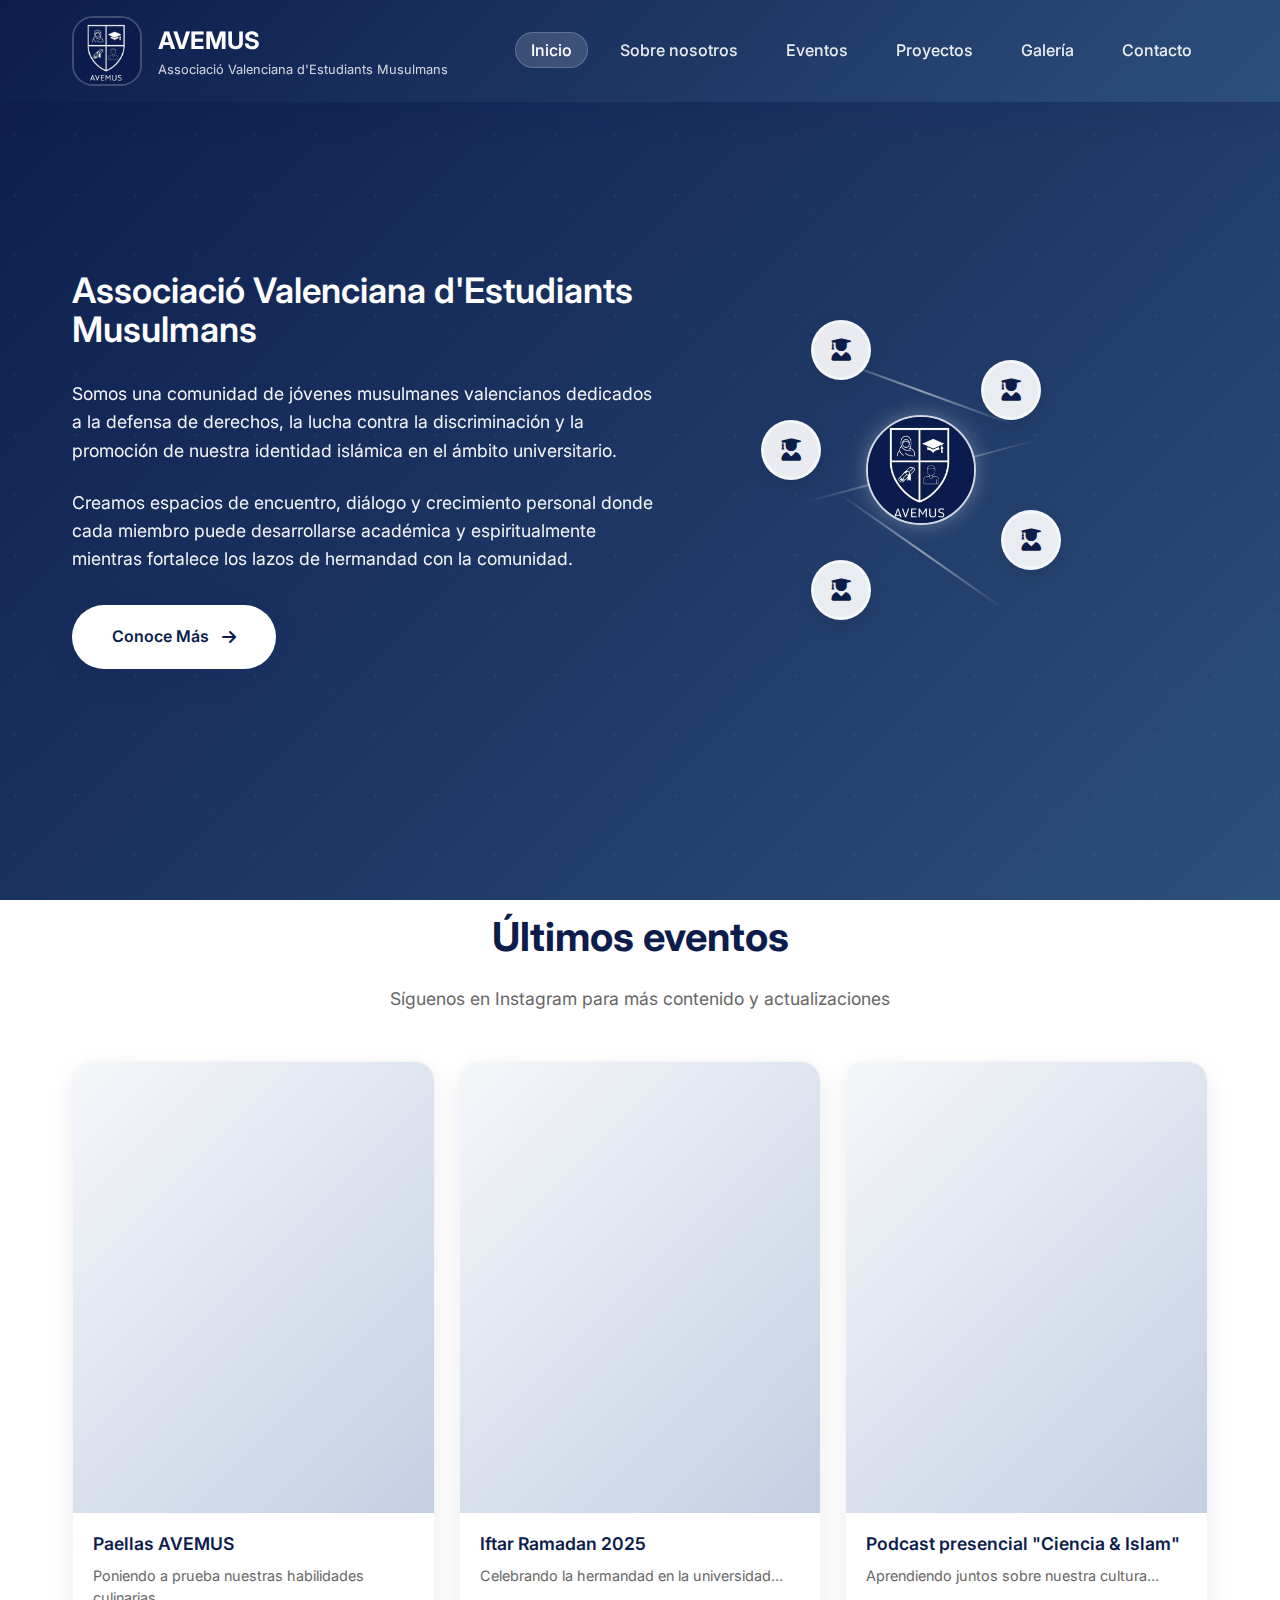
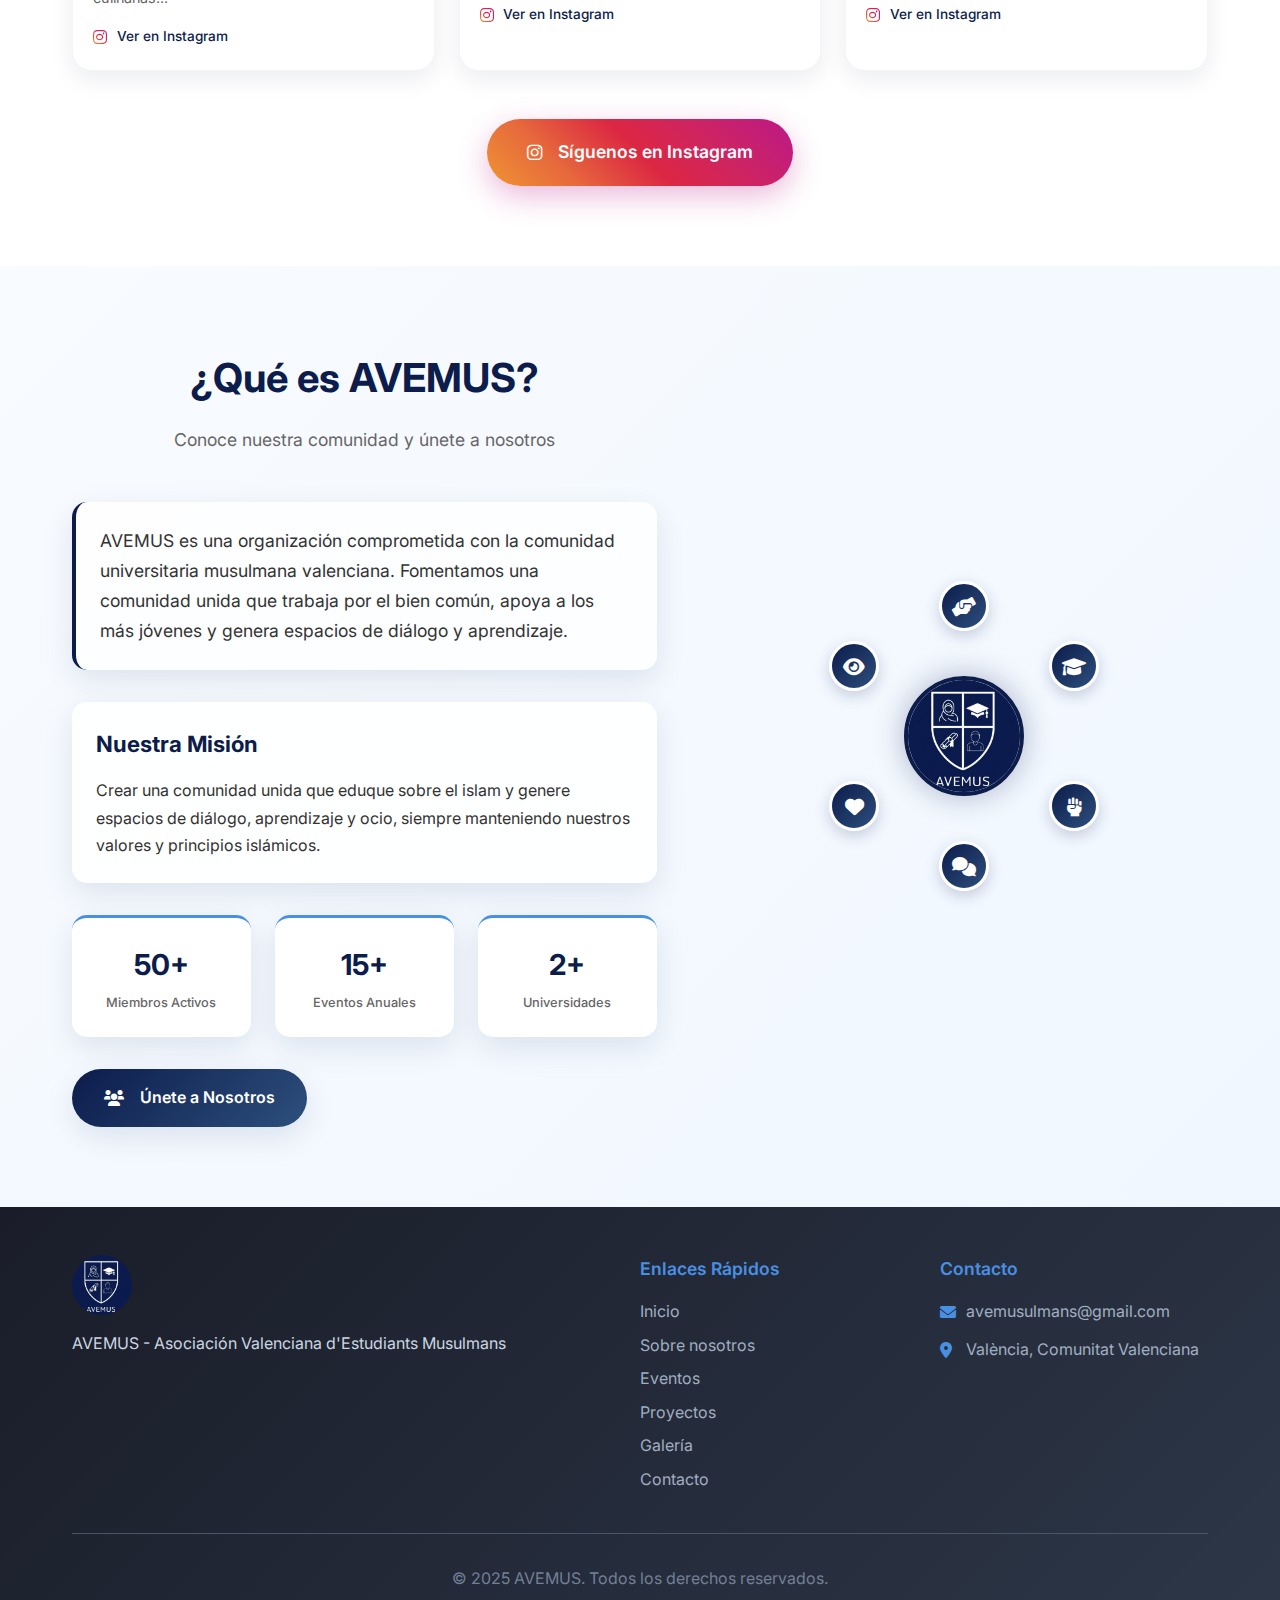
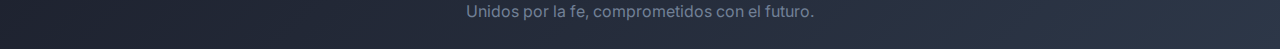
<file: index.html>
<!DOCTYPE html>
<html lang="es">
<head>
    <meta charset="UTF-8">
    <meta name="viewport" content="width=device-width, initial-scale=1.0">
    <meta name="description" content="AVEMUS - Asociación Valenciana d'Estudiants Musulmans">
    <title>AVEMUS - Associació Valenciana d'Estudiants Musulmans</title>
    
    <!-- Font Awesome -->
    <link href="https://cdnjs.cloudflare.com/ajax/libs/font-awesome/6.0.0/css/all.min.css" rel="stylesheet">
    
    <!-- Google Fonts -->
    <link href="https://fonts.googleapis.com/css2?family=Inter:wght@300;400;500;600;700&display=swap" rel="stylesheet">
    
    <!-- Tu CSS -->
    <link rel="stylesheet" href="css/style.css">
    
    <!-- Favicon -->
    <link rel="icon" type="image/x-icon" href="images/logo.jpg">
</head>
<body>
    <!-- Header -->
    <header>
        <nav>
            <div class="logo">
                <img src="images/logo.jpg" alt="AVEMUS Logo">
                <div>
                    <h1>AVEMUS</h1>
                    <p class="subtitle">Associació Valenciana d'Estudiants Musulmans</p>
                </div>
            </div>
             <ul class="nav-links" id="navLinks">
                <li><a href="index.html">Inicio</a></li>
                <li><a href="sobre-nosotros.html">Sobre nosotros</a></li>
                <li><a href="eventos.html">Eventos</a></li> <!-- Sin Juevemus separado -->
                <li><a href="proyectos.html">Proyectos</a></li>
                <li><a href="galeria.html">Galería</a></li>
                <li><a href="contacto.html">Contacto</a></li>
            </ul>
            <button class="mobile-menu" onclick="toggleMenu()"> <!-- barritas de menú para versión móvil -->
                <i class="fas fa-bars"></i>
            </button>
        </nav>
    </header>

    <!-- Hero Section -->
    <section id="inicio" class="hero">
        <!-- Elementos flotantes animados -->
        <div class="floating-elements">
            <div class="floating-shape shape-1"></div>
            <div class="floating-shape shape-2"></div>
            <div class="floating-shape shape-3"></div>
            <div class="floating-shape shape-4"></div>
            <div class="floating-shape shape-5"></div>
        </div> 
        
        <!-- Patrón geométrico de fondo -->
        <div class="geometric-pattern"></div>
        
        <div class="hero-content">
            <div class="hero-text">
                <h1>Associació Valenciana d'Estudiants Musulmans</h1>
                <div class="hero-description">
                    <p>Somos una comunidad de jóvenes musulmanes valencianos dedicados a la defensa de derechos, la lucha contra la discriminación y la promoción de nuestra identidad islámica en el ámbito universitario.</p>
                    <p>Creamos espacios de encuentro, diálogo y crecimiento personal donde cada miembro puede desarrollarse académica y espiritualmente mientras fortalece los lazos de hermandad con la comunidad.</p>
                </div>
                <a href="sobre-nosotros.html" class="cta-button">
                    <span>Conoce Más</span>
                    <i class="fas fa-arrow-right"></i>
                </a>
            </div>
            
            <!-- Ilustración animada mejorada -->
            <div class="hero-illustration">
                <div class="illustration-container">
                    <!-- Elementos de conexión -->
                    <div class="connection-lines">
                        <div class="connection-line line-1"></div>
                        <div class="connection-line line-2"></div>
                        <div class="connection-line line-3"></div>
                    </div>
                    
                    <!-- Representación de estudiantes conectados -->
                    <div class="students-network">
                        <div class="student-node node-1">
                            <i class="fas fa-user-graduate"></i>
                        </div>
                        <div class="student-node node-2">
                            <i class="fas fa-user-graduate"></i>
                        </div>
                        <div class="student-node node-3">
                            <i class="fas fa-user-graduate"></i>
                        </div>
                        <div class="student-node node-4">
                            <i class="fas fa-user-graduate"></i>
                        </div>
                        <div class="student-node node-5">
                            <i class="fas fa-user-graduate"></i>
                        </div>
                        
                        <!-- Centro con logo AVEMUS -->
                        <div class="central-hub">
                            <img src="images/logo.jpg" alt="AVEMUS">
                            <div class="pulse-ring"></div>
                        </div>
                    </div>
                </div>
            </div>
        </div>
    </section>

    <!-- Events Section -->
    <section id="eventos" class="section events">
        <div class="container">
            <div class="section-title">
                <h2>Últimos eventos</h2>
                <p>Síguenos en Instagram para más contenido y actualizaciones</p>
            </div>
    
            <div class="instagram-feed">
                <div class="instagram-post">
                    <div class="post-image">
                        <blockquote class="instagram-media" 
                            data-instgrm-permalink="https://www.instagram.com/p/DKwcMAcN4Ds/"
                            data-instgrm-version="14">
                        </blockquote>
                    </div>
                    <div class="post-content">
                        <h3>Paellas AVEMUS</h3>
                        <p>Poniendo a prueba nuestras habilidades culinarias...</p>
                        <a href="https://www.instagram.com/p/DKwcMAcN4Ds/" target="_blank" class="instagram-link">
                            <i class="fab fa-instagram"></i>
                            Ver en Instagram
                        </a>
                    </div>
                </div>
    
                <div class="instagram-post">
                    <div class="post-image">
                        <blockquote class="instagram-media" 
                            data-instgrm-permalink="https://www.instagram.com/reel/DHjZrhUNDoo/"
                            data-instgrm-version="14">
                        </blockquote>
                    </div>
                    <div class="post-content">
                        <h3>Iftar Ramadan 2025</h3>
                        <p>Celebrando la hermandad en la universidad...</p>
                        <a href="https://www.instagram.com/reel/DHjZrhUNDoo/" target="_blank" class="instagram-link">
                            <i class="fab fa-instagram"></i>
                            Ver en Instagram
                        </a>
                    </div>
                </div>
    
                <div class="instagram-post">
                    <div class="post-image">
                        <blockquote class="instagram-media" 
                            data-instgrm-permalink="https://www.instagram.com/p/DBRyTmLK6lA/"
                            data-instgrm-version="14">
                        </blockquote>
                    </div>
                    <div class="post-content">
                        <h3>Podcast presencial "Ciencia & Islam"</h3>
                        <p>Aprendiendo juntos sobre nuestra cultura...</p>
                        <a href="https://www.instagram.com/p/DBRyTmLK6lA/" target="_blank" class="instagram-link">
                            <i class="fab fa-instagram"></i>
                            Ver en Instagram
                        </a>
                    </div>
                </div>
            </div>
    
            <div class="instagram-cta">
                <a href="https://www.instagram.com/avemusulmans/" target="_blank" class="follow-instagram">
                    <i class="fab fa-instagram"></i>
                    Síguenos en Instagram
                </a>
            </div>
        </div>
    </section>

    <!-- What is AVEMUS Section -->
    <section class="section what-is-avemus">
        <div class="container">
            <div class="what-is-content">
                <div class="what-is-text">
                    <div class="section-title">
                        <h2>¿Qué es AVEMUS?</h2>
                        <p>Conoce nuestra comunidad y únete a nosotros</p>
                    </div>
                    
                    <div class="avemus-description">
                        <div class="intro-text">
                            <p>AVEMUS es una organización comprometida con la comunidad universitaria musulmana valenciana. Fomentamos una comunidad unida que trabaja por el bien común, apoya a los más jóvenes y genera espacios de diálogo y aprendizaje.</p>
                        </div>
                        
                        <div class="mission-section">
                            <h3>Nuestra Misión</h3>
                            <p>Crear una comunidad unida que eduque sobre el islam y genere espacios de diálogo, aprendizaje y ocio, siempre manteniendo nuestros valores y principios islámicos.</p>
                        </div>
                        
                        <div class="quick-stats">
                            <div class="stat-item">
                                <div class="stat-number">50+</div>
                                <div class="stat-label">Miembros Activos</div>
                            </div>
                            <div class="stat-item">
                                <div class="stat-number">15+</div>
                                <div class="stat-label">Eventos Anuales</div>
                            </div>
                            <div class="stat-item">
                                <div class="stat-number">2+</div>
                                <div class="stat-label">Universidades</div>
                            </div>
                        </div>
                        
                        <a href="contacto.html" class="join-button">
                            <i class="fas fa-users"></i>
                            <span>Únete a Nosotros</span>
                        </a>
                    </div>
                </div>
                
                <div class="what-is-visual">
                    <div class="modern-illustration">
                        <div class="community-hub">
                            <div class="central-circle">
                                <img src="images/logo.jpg" alt="AVEMUS Logo">
                                <div class="orbit-ring ring-1"></div>
                                <div class="orbit-ring ring-2"></div>
                            </div>
                            
                            <div class="value-nodes">
                                <div class="value-node vnode-1" data-tooltip="Hermandad">
                                    <i class="fas fa-hands-helping"></i>
                                </div>
                                <div class="value-node vnode-2" data-tooltip="Educación">
                                    <i class="fas fa-graduation-cap"></i>
                                </div>
                                <div class="value-node vnode-3" data-tooltip="Compromiso">
                                    <i class="fas fa-fist-raised"></i>
                                </div>
                                <div class="value-node vnode-4" data-tooltip="Diálogo">
                                    <i class="fas fa-comments"></i>
                                </div>
                                <div class="value-node vnode-5" data-tooltip="Respeto">
                                    <i class="fas fa-heart"></i>
                                </div>
                                <div class="value-node vnode-6" data-tooltip="Transparencia">
                                    <i class="fas fa-eye"></i>
                                </div>
                            </div>
                            
                            <div class="connecting-lines">
                                <div class="connect-line line-1"></div>
                                <div class="connect-line line-2"></div>
                                <div class="connect-line line-3"></div>
                                <div class="connect-line line-4"></div>
                                <div class="connect-line line-5"></div>
                                <div class="connect-line line-6"></div>
                            </div>
                        </div>
                    </div>
                </div>
            </div>
        </div>
    </section>

    <!-- Footer -->
    <footer>
        <div class="container">
            <div class="footer-content">
                <div class="footer-logo">
                    <img src="images/logo.jpg" alt="AVEMUS Logo">
                    <p>AVEMUS - Asociación Valenciana d'Estudiants Musulmans</p>
                </div>
                <div class="footer-links">
                    <h4>Enlaces Rápidos</h4>
                    <ul>
                        <li><a href="index.html">Inicio</a></li>
                        <li><a href="sobre-nosotros.html">Sobre nosotros</a></li>
                        <li><a href="eventos.html">Eventos</a></li> <!-- Sin Juevemus separado -->
                        <li><a href="proyectos.html">Proyectos</a></li>
                        <li><a href="galeria.html">Galería</a></li>
                        <li><a href="contacto.html">Contacto</a></li>
                    </ul>
                </div>
                <div class="footer-contact">
                    <h4>Contacto</h4>
                    <p><i class="fas fa-envelope"></i> avemusulmans@gmail.com</p>
                    <p><i class="fas fa-map-marker-alt"></i> València, Comunitat Valenciana</p>
                </div>
            </div>
            <div class="footer-bottom">
                <p>&copy; 2025 AVEMUS. Todos los derechos reservados.</p>
                <p>Unidos por la fe, comprometidos con el futuro.</p>
            </div>
        </div>
    </footer>

    <!-- JavaScript -->
    <script src="js/script.js"></script>
    <script async src="//www.instagram.com/embed.js"></script>

</body>
</html>
</file>
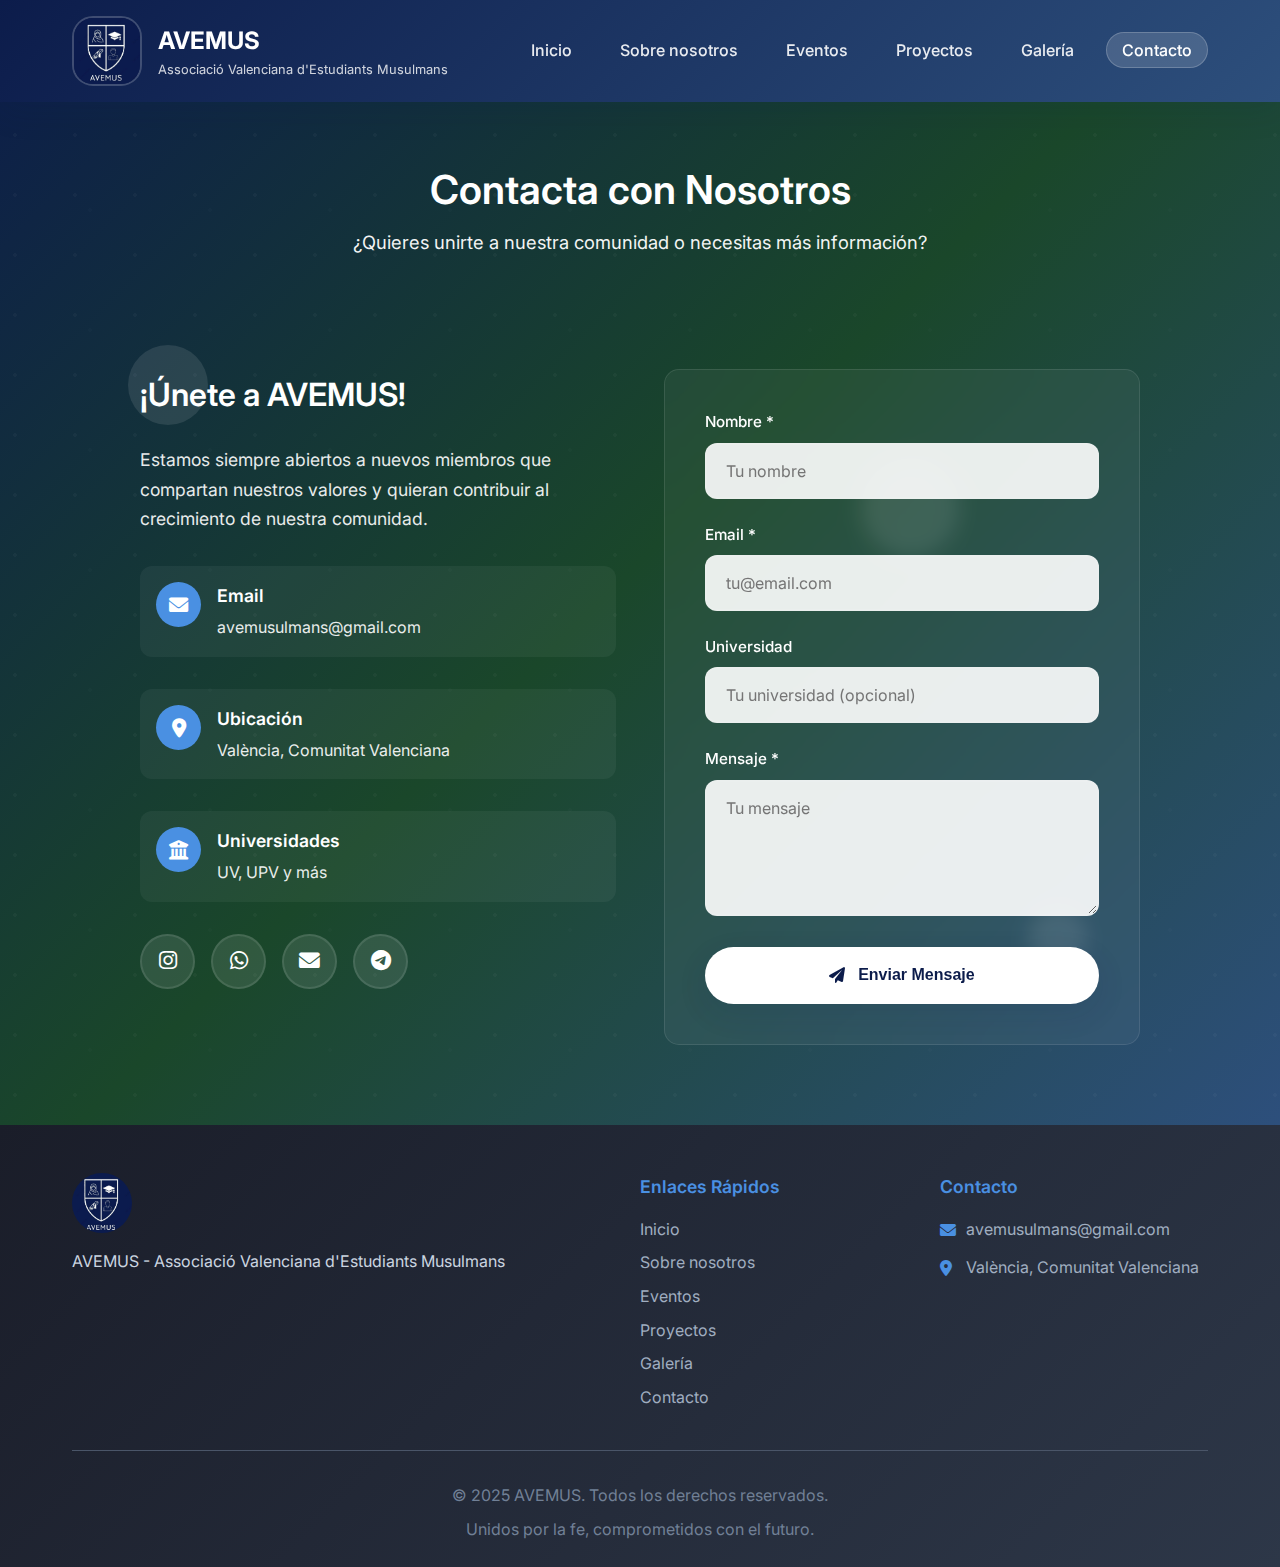
<file: contacto.html>
<!DOCTYPE html>
<html lang="es">
<head>
    <meta charset="UTF-8">
    <meta name="viewport" content="width=device-width, initial-scale=1.0">
    <meta name="description" content="Contacta con AVEMUS - Associació Valenciana d'Estudiants Musulmans. Únete a nuestra comunidad.">
    <meta name="keywords" content="AVEMUS, contacto, estudiantes musulmanes, Valencia, universidad">
    <title>Contacto - AVEMUS</title>
    
    <!-- Font Awesome para iconos -->
    <link href="https://cdnjs.cloudflare.com/ajax/libs/font-awesome/6.0.0/css/all.min.css" rel="stylesheet">
    <link href="https://fonts.googleapis.com/css2?family=Inter:wght@300;400;500;600;700&display=swap" rel="stylesheet">

    <!-- Nuestro CSS -->
    <link rel="stylesheet" href="css/style.css">
    
    <!-- Favicon -->
    <link rel="icon" type="image/x-icon" href="images/logo.jpg">
</head>
<body>
    <!-- Header -->
    <header>
        <nav>
            <div class="logo">
                <img src="images/logo.jpg" alt="AVEMUS Logo">
                <div>
                    <h1>AVEMUS</h1>
                    <p class="subtitle">Associació Valenciana d'Estudiants Musulmans</p>
                </div>
            </div>
            <ul class="nav-links" id="navLinks">
                <li><a href="index.html">Inicio</a></li>
                <li><a href="sobre-nosotros.html">Sobre nosotros</a></li>
                <li><a href="eventos.html">Eventos</a></li> <!-- Sin Juevemus separado -->
                <li><a href="proyectos.html">Proyectos</a></li>
                <li><a href="galeria.html">Galería</a></li>
                <li><a href="contacto.html">Contacto</a></li>
            </ul>
            <button class="mobile-menu" onclick="toggleMenu()">
                <i class="fas fa-bars"></i>
            </button>
        </nav>
    </header>

    <!-- Hero Section 
    <section class="hero contacto-hero">
        <div class="hero-content">
            <h1>Contacta con Nosotros</h1>
            <p>¿Quieres unirte a nuestra comunidad o necesitas más información?</p>
        </div>
    </section> 

    <section class="hero contacto-hero">
        <div class="hero-decorations">
            <div class="floating-element float-1"></div>
            <div class="floating-element float-2"></div>
            <div class="floating-element float-3"></div>
        </div>
        <div class="container">
            <div class="contact-content">
                <div class="contact-info">
                    <h3>¡Únete a AVEMUS!</h3>
                    <p>Estamos siempre abiertos a nuevos miembros que compartan nuestros valores y quieran contribuir al crecimiento de nuestra comunidad.</p>
                    
                    <div class="contact-item">
                        <i class="fas fa-envelope"></i>
                        <div>
                            <strong>Email</strong>
                            <p>avemusulmans@gmail.com</p>
                        </div>
                    </div>
                    
                    <div class="contact-item">
                        <i class="fas fa-map-marker-alt"></i>
                        <div>
                            <strong>Ubicación</strong>
                            <p>València, Comunitat Valenciana</p>
                        </div>
                    </div>
                    
                    <div class="contact-item">
                        <i class="fas fa-university"></i>
                        <div>
                            <strong>Universidades</strong>
                            <p>UV, UPV y más</p>
                        </div>
                    </div>

                    <div class="social-links">
                        <a href="https://www.instagram.com/avemusulmans/" target="_blank" aria-label="Instagram">
                            <i class="fab fa-instagram"></i>
                        </a>
                        <a href="#" target="_blank" aria-label="WhatsApp">
                            <i class="fab fa-whatsapp"></i>
                        </a>
                        <a href="#" target="_blank" aria-label="Email">
                            <i class="fas fa-envelope"></i>
                        </a>
                        <a href="#" target="_blank" aria-label="Telegram">
                            <i class="fab fa-telegram"></i>
                        </a>
                    </div>
                </div>
                
                <div class="contact-form">
                    <form id="contactForm" action="https://formspree.io/f/TU_FORM_ID" method="POST">
                        <div class="form-group">
                            <label for="name">Nombre *</label>
                            <input type="text" id="name" name="name" placeholder="Tu nombre" required>
                        </div>
                        <div class="form-group">
                            <label for="email">Email *</label>
                            <input type="email" id="email" name="email" placeholder="tu@email.com" required>
                        </div>
                        <div class="form-group">
                            <label for="university">Universidad</label>
                            <input type="text" id="university" name="university" placeholder="Tu universidad (opcional)">
                        </div>
                        <div class="form-group">
                            <label for="message">Mensaje *</label>
                            <textarea id="message" name="message" placeholder="Tu mensaje" rows="5" required></textarea>
                        </div>
                        <button type="submit" class="submit-btn">
                            <i class="fas fa-paper-plane"></i>
                            Enviar Mensaje
                        </button>
                    </form>
                </div>
            </div>
        </div>
    </section> -->

    <!-- Hero Section con Contacto integrado -->
    <section class="hero contacto-hero">
        <div class="hero-decorations">
            <div class="floating-element float-1"></div>
            <div class="floating-element float-2"></div>
            <div class="floating-element float-3"></div>
        </div>
    
        <div class="container">
            <div class="hero-contact-wrapper">
                <!-- Título principal del hero -->
                <div class="hero-header">
                    <h1>Contacta con Nosotros</h1>
                    <p>¿Quieres unirte a nuestra comunidad o necesitas más información?</p>
                </div>
    
                <!-- Contenido de contacto -->
                <div class="contact-content">
                    <div class="contact-info">
                        <h3>¡Únete a AVEMUS!</h3>
                        <p>Estamos siempre abiertos a nuevos miembros que compartan nuestros valores y quieran contribuir al
                            crecimiento de nuestra comunidad.</p>
    
                        <div class="contact-item">
                            <i class="fas fa-envelope"></i>
                            <div>
                                <strong>Email</strong>
                                <p>avemusulmans@gmail.com</p>
                            </div>
                        </div>
    
                        <div class="contact-item">
                            <i class="fas fa-map-marker-alt"></i>
                            <div>
                                <strong>Ubicación</strong>
                                <p>València, Comunitat Valenciana</p>
                            </div>
                        </div>
    
                        <div class="contact-item">
                            <i class="fas fa-university"></i>
                            <div>
                                <strong>Universidades</strong>
                                <p>UV, UPV y más</p>
                            </div>
                        </div>
    
                        <div class="social-links">
                            <a href="https://www.instagram.com/avemusulmans/" target="_blank" aria-label="Instagram">
                                <i class="fab fa-instagram"></i>
                            </a>
                            <a href="#" target="_blank" aria-label="WhatsApp">
                                <i class="fab fa-whatsapp"></i>
                            </a>
                            <a href="#" target="_blank" aria-label="Email">
                                <i class="fas fa-envelope"></i>
                            </a>
                            <a href="#" target="_blank" aria-label="Telegram">
                                <i class="fab fa-telegram"></i>
                            </a>
                        </div>
                    </div>
    
                    <div class="contact-form">
                        <form id="contactForm" action="https://formspree.io/f/TU_FORM_ID" method="POST">
                            <div class="form-group">
                                <label for="name">Nombre *</label>
                                <input type="text" id="name" name="name" placeholder="Tu nombre" required>
                            </div>
                            <div class="form-group">
                                <label for="email">Email *</label>
                                <input type="email" id="email" name="email" placeholder="tu@email.com" required>
                            </div>
                            <div class="form-group">
                                <label for="university">Universidad</label>
                                <input type="text" id="university" name="university"
                                    placeholder="Tu universidad (opcional)">
                            </div>
                            <div class="form-group">
                                <label for="message">Mensaje *</label>
                                <textarea id="message" name="message" placeholder="Tu mensaje" rows="5" required></textarea>
                            </div>
                            <button type="submit" class="submit-btn">
                                <i class="fas fa-paper-plane"></i>
                                Enviar Mensaje
                            </button>
                        </form>
                    </div>
                </div>
            </div>
        </div>
    </section>

    <!-- Footer -->
    <footer>
        <div class="container">
            <div class="footer-content">
                <div class="footer-logo">
                    <img src="images/logo.jpg" alt="AVEMUS Logo">
                    <p>AVEMUS - Associació Valenciana d'Estudiants Musulmans</p>
                </div>
                <div class="footer-links">
                    <h4>Enlaces Rápidos</h4>
                    <ul>
                        <li><a href="index.html">Inicio</a></li>
                        <li><a href="sobre-nosotros.html">Sobre nosotros</a></li>
                        <li><a href="eventos.html">Eventos</a></li> <!-- Sin Juevemus separado -->
                        <li><a href="proyectos.html">Proyectos</a></li>
                        <li><a href="galeria.html">Galería</a></li>
                        <li><a href="contacto.html">Contacto</a></li>
                    </ul>
                </div>
                <div class="footer-contact">
                    <h4>Contacto</h4>
                    <p><i class="fas fa-envelope"></i> avemusulmans@gmail.com</p>
                    <p><i class="fas fa-map-marker-alt"></i> València, Comunitat Valenciana</p>
                </div>
            </div>
            <div class="footer-bottom">
                <p>&copy; 2025 AVEMUS. Todos los derechos reservados.</p>
                <p>Unidos por la fe, comprometidos con el futuro.</p>
            </div>
        </div>
    </footer>

    <!-- JavaScript -->
    <script src="js/script.js"></script>
</body>
</html>
</file>
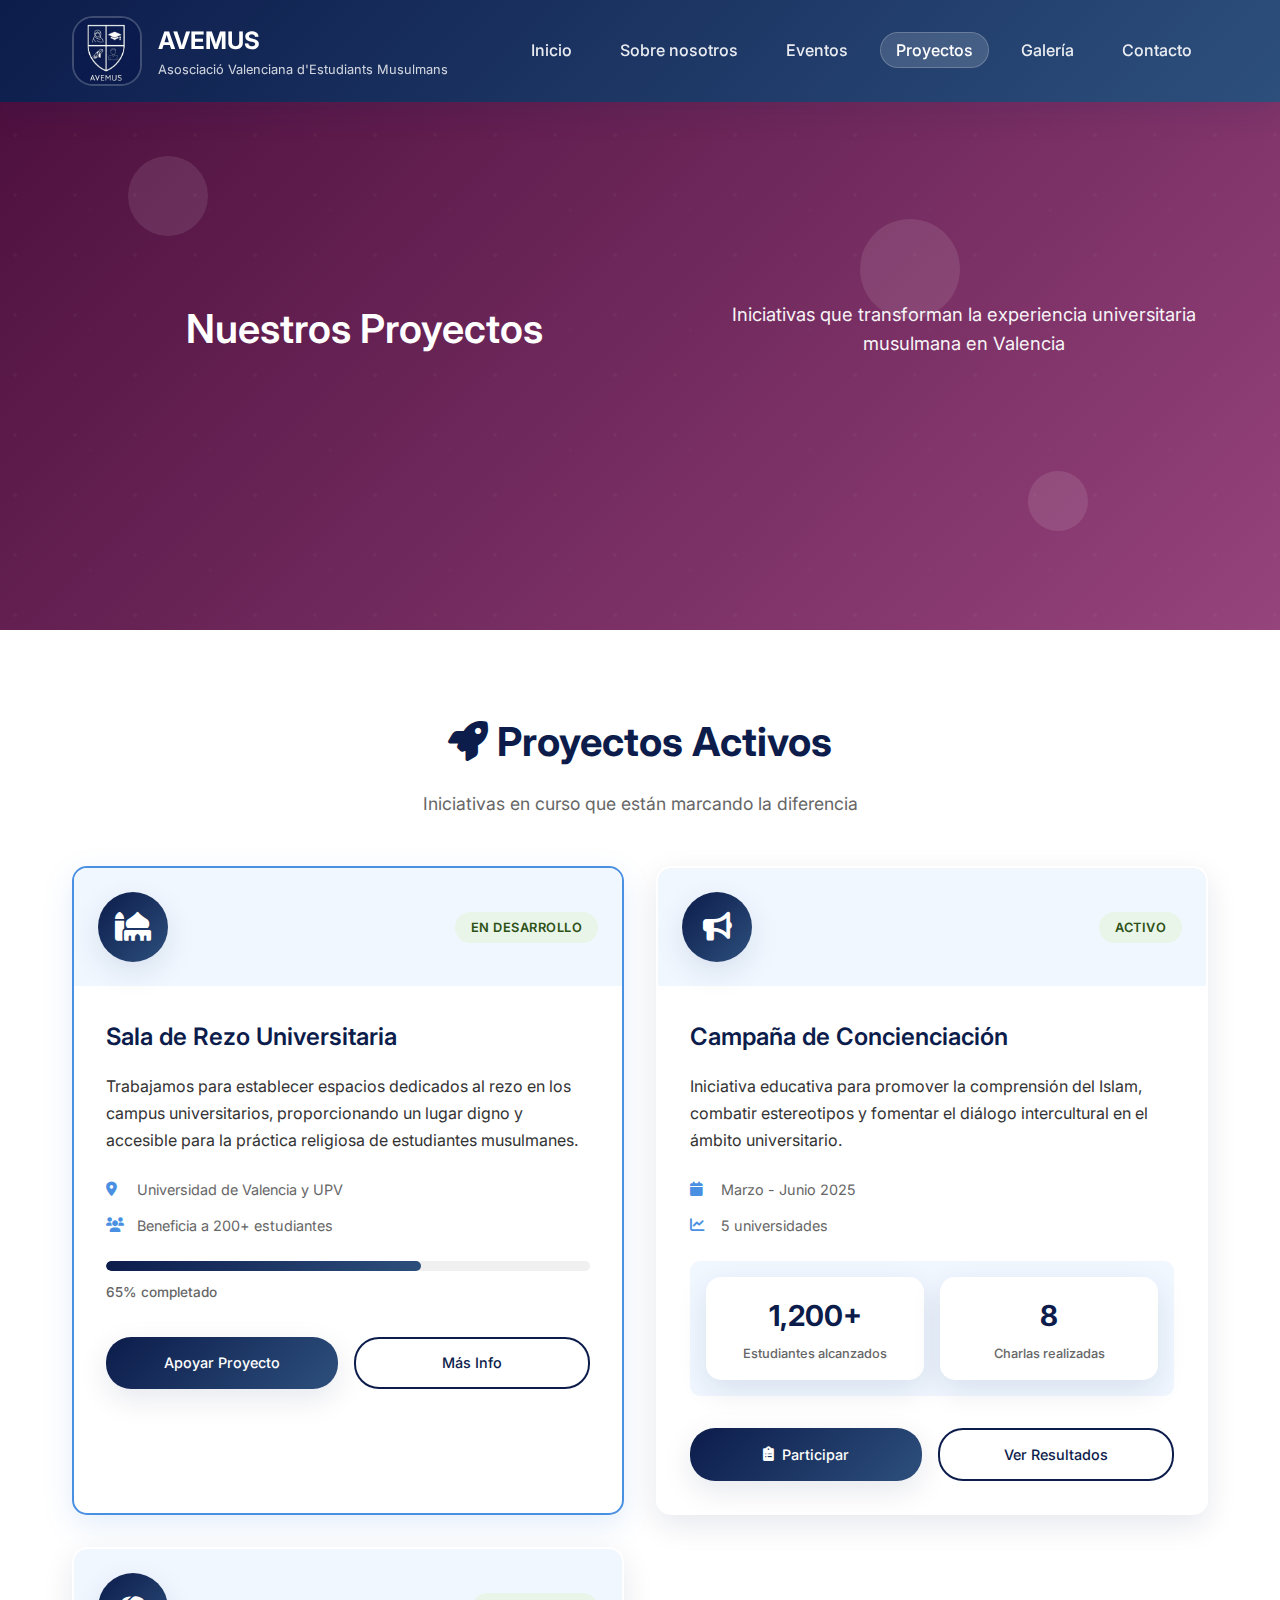
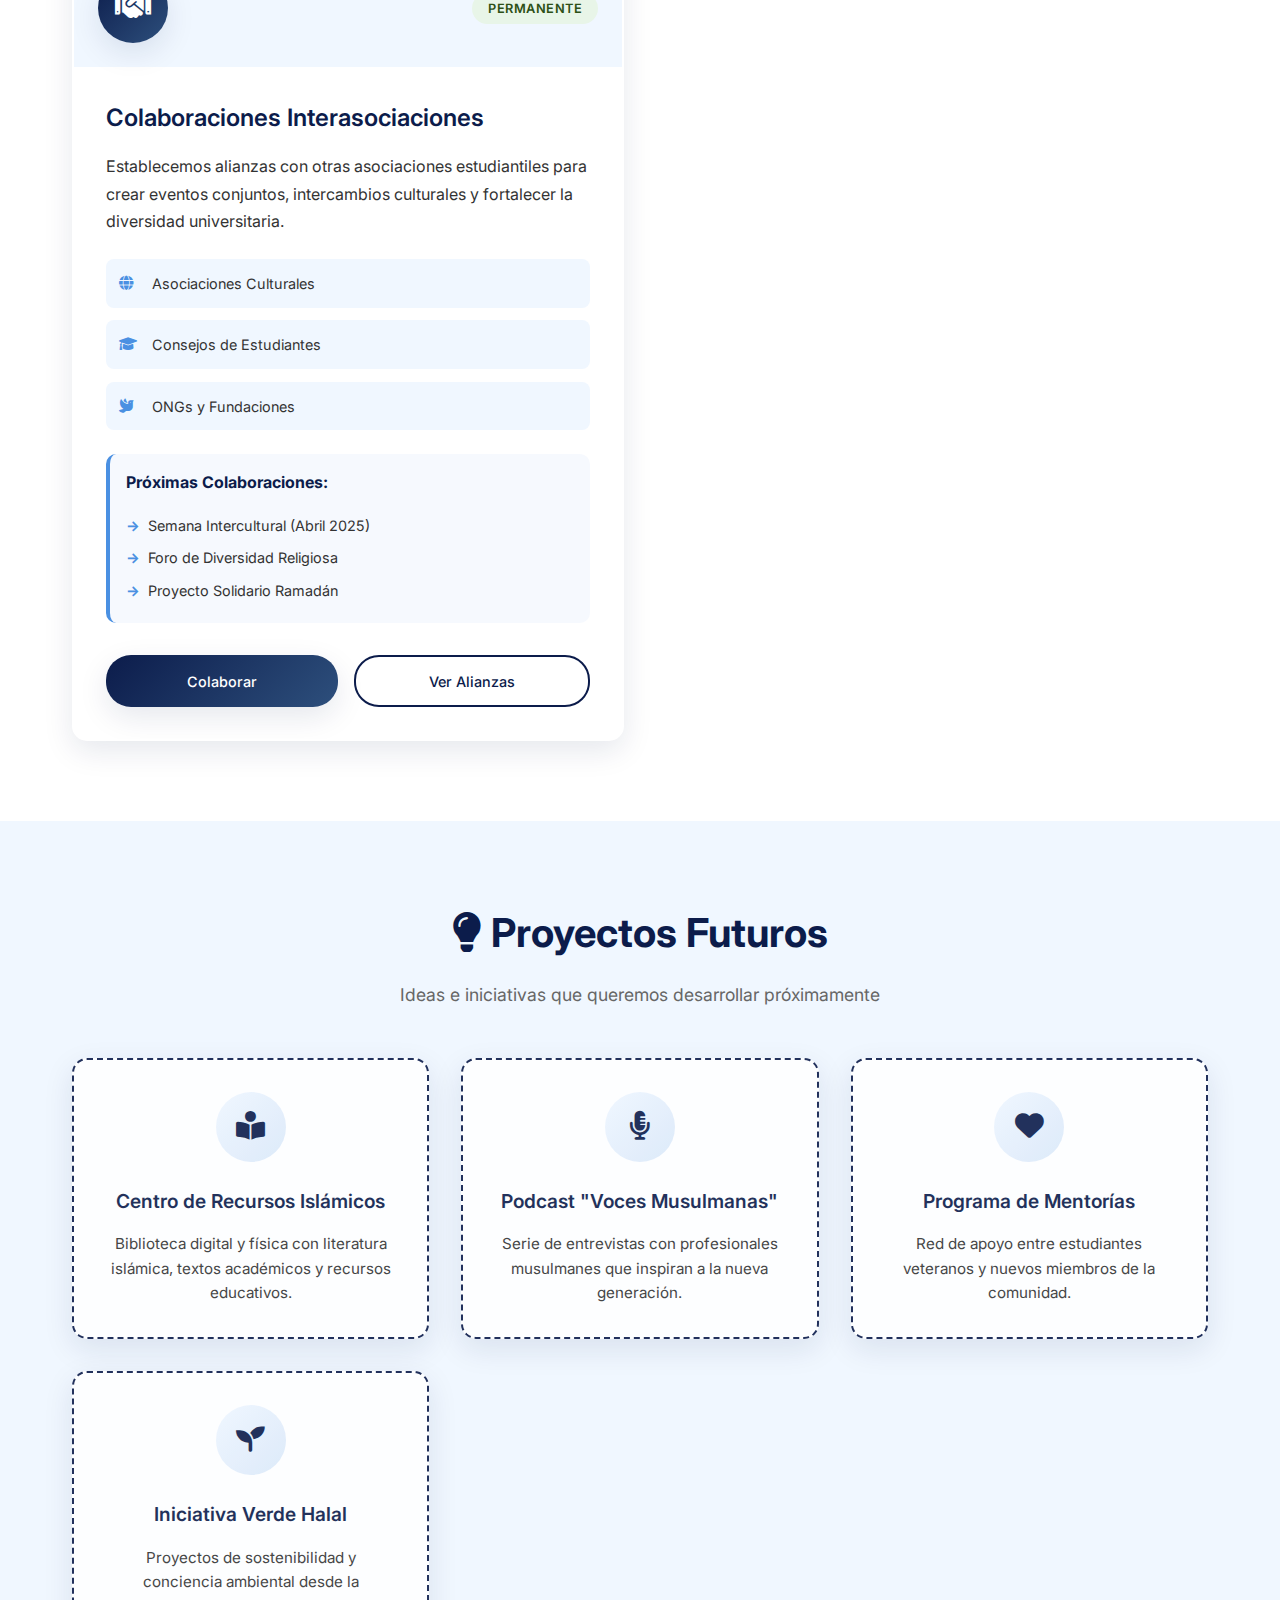
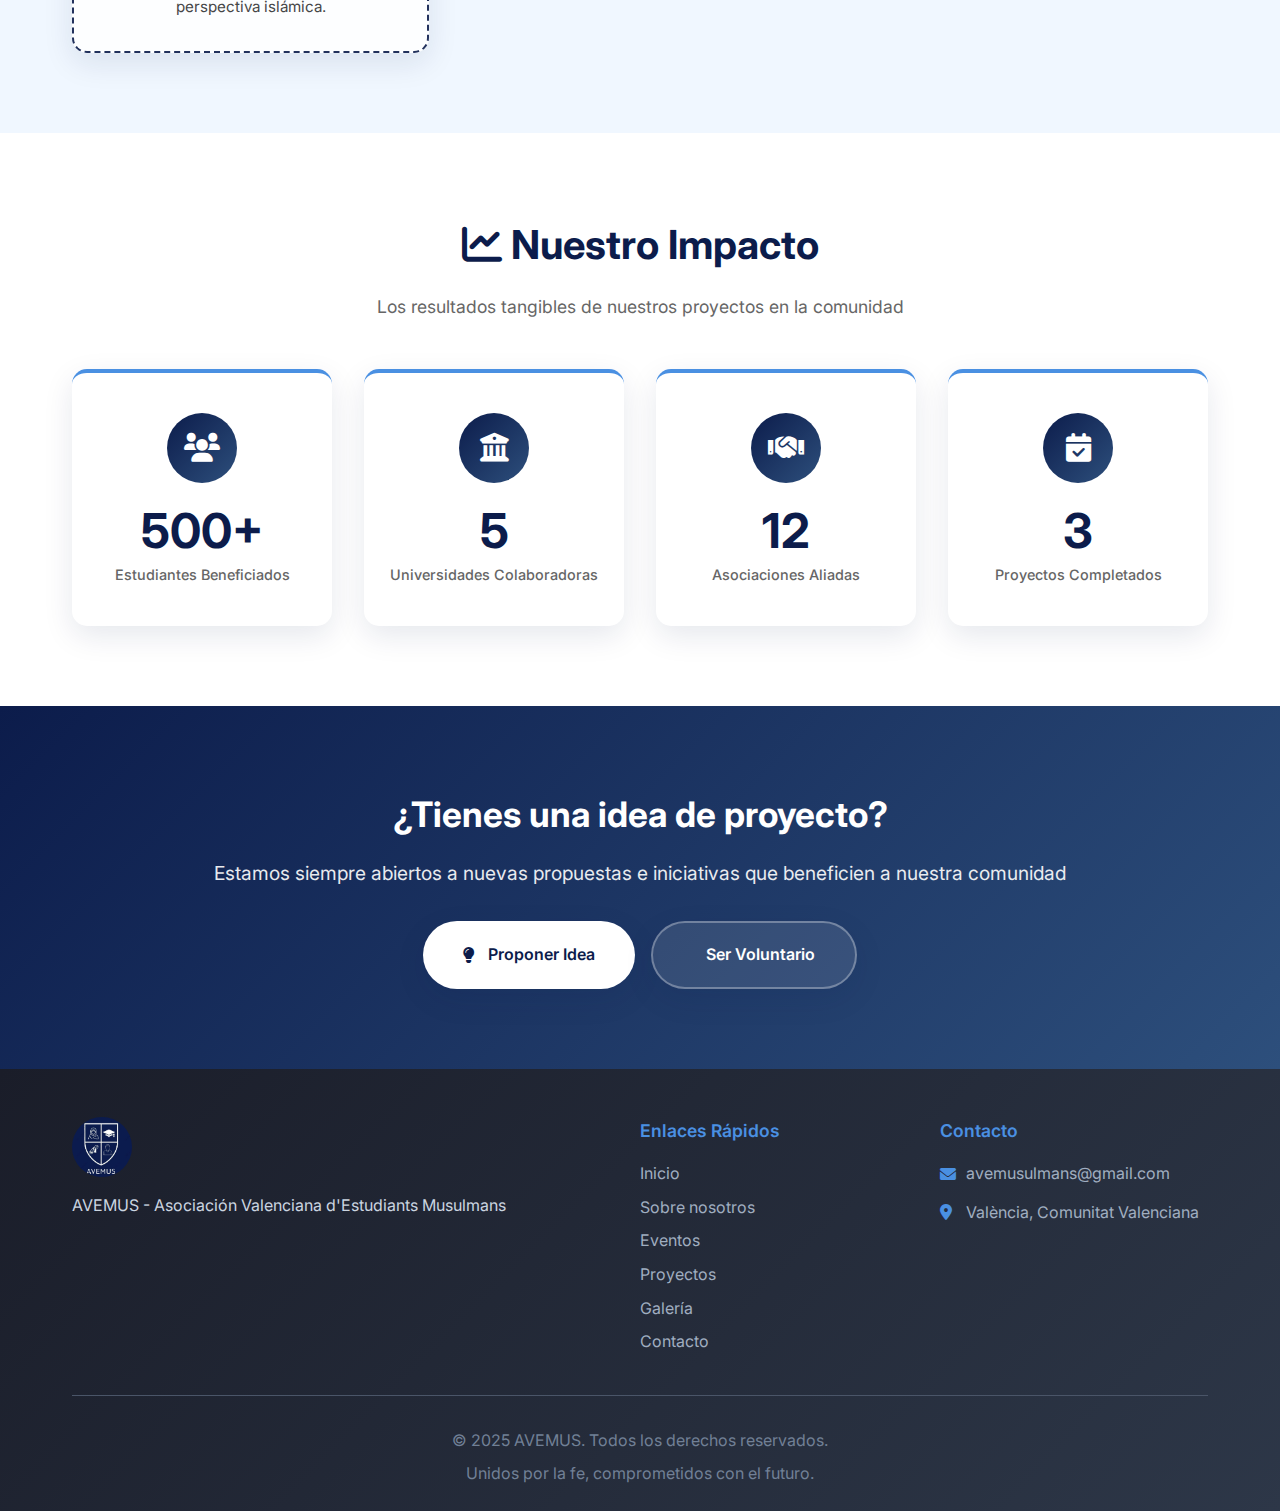
<file: proyectos.html>
<!DOCTYPE html>
<html lang="es">

<head>
    <meta charset="UTF-8">
    <meta name="viewport" content="width=device-width, initial-scale=1.0">
    <meta name="description"
        content="Proyectos AVEMUS - Iniciativas para mejorar la vida universitaria musulmana en Valencia.">
    <meta name="keywords" content="AVEMUS, proyectos, sala rezo, universidad, estudiantes musulmanes, Valencia">
    <title>Proyectos - AVEMUS</title>

    <!-- Font Awesome para iconos -->
    <link href="https://cdnjs.cloudflare.com/ajax/libs/font-awesome/6.0.0/css/all.min.css" rel="stylesheet">
    <link href="https://fonts.googleapis.com/css2?family=Inter:wght@300;400;500;600;700&display=swap" rel="stylesheet">

    <!-- Nuestro CSS -->
    <link rel="stylesheet" href="css/style.css">

    <!-- Favicon -->
    <link rel="icon" type="image/x-icon" href="images/logo.jpg">
</head>

<body>
    <!-- Header -->
    <header>
        <nav>
            <div class="logo">
                <img src="images/logo.jpg" alt="AVEMUS Logo">
                <div>
                    <h1>AVEMUS</h1>
                    <p class="subtitle">Asosciació Valenciana d'Estudiants Musulmans</p>
                </div>
            </div>
            <ul class="nav-links" id="navLinks">
                <li><a href="index.html">Inicio</a></li>
                <li><a href="sobre-nosotros.html">Sobre nosotros</a></li>
                <li><a href="eventos.html">Eventos</a></li> <!-- Sin Juevemus separado -->
                <li><a href="proyectos.html">Proyectos</a></li>
                <li><a href="galeria.html">Galería</a></li>
                <li><a href="contacto.html">Contacto</a></li>
            </ul>
            <button class="mobile-menu" onclick="toggleMenu()">
                <i class="fas fa-bars"></i>
            </button>
        </nav>
    </header>

    <!-- Hero Section -->
    <section class="hero proyectos-hero">
        <div class="hero-decorations">
            <div class="floating-element float-1"></div>
            <div class="floating-element float-2"></div>
            <div class="floating-element float-3"></div>
        </div>
        <div class="hero-content">
            <h1>Nuestros Proyectos</h1>
            <p>Iniciativas que transforman la experiencia universitaria musulmana en Valencia</p>
        </div>
    </section>

    <!-- Proyectos Activos -->
    <section class="section active-projects">
        <div class="container">
            <div class="section-title">
                <h2><i class="fas fa-rocket"></i> Proyectos Activos</h2>
                <p>Iniciativas en curso que están marcando la diferencia</p>
            </div>

            <div class="projects-grid">
                <!-- Sala de Rezo -->
                <div class="project-card featured">
                    <div class="project-header">
                        <div class="project-icon">
                            <i class="fas fa-mosque"></i>
                        </div>
                        <div class="project-status active">
                            <span class="status-badge">En Desarrollo</span>
                        </div>
                    </div>
                    <div class="project-content">
                        <h3>Sala de Rezo Universitaria</h3>
                        <p>Trabajamos para establecer espacios dedicados al rezo en los campus universitarios,
                            proporcionando un lugar digno y accesible para la práctica religiosa de estudiantes
                            musulmanes.</p>

                        <div class="project-details">
                            <div class="detail-item">
                                <i class="fas fa-map-marker-alt"></i>
                                <span>Universidad de Valencia y UPV</span>
                            </div>
                            <div class="detail-item">
                                <i class="fas fa-users"></i>
                                <span>Beneficia a 200+ estudiantes</span>
                            </div>
                        </div>

                        <div class="project-progress">
                            <div class="progress-bar">
                                <div class="progress-fill" style="width: 65%"></div>
                            </div>
                            <span class="progress-text">65% completado</span>
                        </div>

                        <div class="project-actions">
                            <a href="#contact" class="btn-primary">Apoyar Proyecto</a>
                            <a href="#" class="btn-secondary">Más Info</a>
                        </div>
                    </div>
                </div>

                <!-- Campaña de Concienciación -->
                <div class="project-card">
                    <div class="project-header">
                        <div class="project-icon">
                            <i class="fas fa-bullhorn"></i>
                        </div>
                        <div class="project-status active">
                            <span class="status-badge">Activo</span>
                        </div>
                    </div>
                    <div class="project-content">
                        <h3>Campaña de Concienciación</h3>
                        <p>Iniciativa educativa para promover la comprensión del Islam, combatir estereotipos y fomentar
                            el diálogo intercultural en el ámbito universitario.</p>

                        <div class="project-details">
                            <div class="detail-item">
                                <i class="fas fa-calendar"></i>
                                <span>Marzo - Junio 2025</span>
                            </div>
                            <div class="detail-item">
                                <i class="fas fa-chart-line"></i>
                                <span>5 universidades</span>
                            </div>
                        </div>

                        <div class="campaign-stats">
                            <div class="stat">
                                <div class="stat-number">1,200+</div>
                                <div class="stat-label">Estudiantes alcanzados</div>
                            </div>
                            <div class="stat">
                                <div class="stat-number">8</div>
                                <div class="stat-label">Charlas realizadas</div>
                            </div>
                        </div>

                        <div class="project-actions">
                            <a href="https://forms.gle/example" target="_blank" class="btn-primary">
                                <i class="fas fa-clipboard-list"></i>
                                Participar
                            </a>
                            <a href="#" class="btn-secondary">Ver Resultados</a>
                        </div>
                    </div>
                </div>

                <!-- Colaboraciones -->
                <div class="project-card">
                    <div class="project-header">
                        <div class="project-icon">
                            <i class="fas fa-handshake"></i>
                        </div>
                        <div class="project-status active">
                            <span class="status-badge">Permanente</span>
                        </div>
                    </div>
                    <div class="project-content">
                        <h3>Colaboraciones Interasociaciones</h3>
                        <p>Establecemos alianzas con otras asociaciones estudiantiles para crear eventos conjuntos,
                            intercambios culturales y fortalecer la diversidad universitaria.</p>

                        <div class="partners-list">
                            <div class="partner-item">
                                <i class="fas fa-globe"></i>
                                <span>Asociaciones Culturales</span>
                            </div>
                            <div class="partner-item">
                                <i class="fas fa-graduation-cap"></i>
                                <span>Consejos de Estudiantes</span>
                            </div>
                            <div class="partner-item">
                                <i class="fas fa-dove"></i>
                                <span>ONGs y Fundaciones</span>
                            </div>
                        </div>

                        <div class="collaboration-highlights">
                            <h4>Próximas Colaboraciones:</h4>
                            <ul>
                                <li>Semana Intercultural (Abril 2025)</li>
                                <li>Foro de Diversidad Religiosa</li>
                                <li>Proyecto Solidario Ramadán</li>
                            </ul>
                        </div>

                        <div class="project-actions">
                            <a href="contacto.html" class="btn-primary">Colaborar</a>
                            <a href="#" class="btn-secondary">Ver Alianzas</a>
                        </div>
                    </div>
                </div>
            </div>
        </div>
    </section>

    <!-- Proyectos Futuros -->
    <section class="section future-projects">
        <div class="container">
            <div class="section-title">
                <h2><i class="fas fa-lightbulb"></i> Proyectos Futuros</h2>
                <p>Ideas e iniciativas que queremos desarrollar próximamente</p>
            </div>

            <div class="future-projects-grid">
                <div class="future-project-card">
                    <div class="future-icon">
                        <i class="fas fa-book-reader"></i>
                    </div>
                    <h4>Centro de Recursos Islámicos</h4>
                    <p>Biblioteca digital y física con literatura islámica, textos académicos y recursos educativos.</p>
                </div>

                <div class="future-project-card">
                    <div class="future-icon">
                        <i class="fas fa-microphone-alt"></i>
                    </div>
                    <h4>Podcast "Voces Musulmanas"</h4>
                    <p>Serie de entrevistas con profesionales musulmanes que inspiran a la nueva generación.</p>
                </div>

                <div class="future-project-card">
                    <div class="future-icon">
                        <i class="fas fa-heart"></i>
                    </div>
                    <h4>Programa de Mentorías</h4>
                    <p>Red de apoyo entre estudiantes veteranos y nuevos miembros de la comunidad.</p>
                </div>

                <div class="future-project-card">
                    <div class="future-icon">
                        <i class="fas fa-seedling"></i>
                    </div>
                    <h4>Iniciativa Verde Halal</h4>
                    <p>Proyectos de sostenibilidad y conciencia ambiental desde la perspectiva islámica.</p>
                </div>
            </div>
        </div>
    </section>

    <!-- Impacto -->
    <section class="section project-impact">
        <div class="container">
            <div class="section-title">
                <h2><i class="fas fa-chart-line"></i> Nuestro Impacto</h2>
                <p>Los resultados tangibles de nuestros proyectos en la comunidad</p>
            </div>

            <div class="impact-grid">
                <div class="impact-card">
                    <div class="impact-icon">
                        <i class="fas fa-users"></i>
                    </div>
                    <div class="impact-number">500+</div>
                    <div class="impact-label">Estudiantes Beneficiados</div>
                </div>

                <div class="impact-card">
                    <div class="impact-icon">
                        <i class="fas fa-university"></i>
                    </div>
                    <div class="impact-number">5</div>
                    <div class="impact-label">Universidades Colaboradoras</div>
                </div>

                <div class="impact-card">
                    <div class="impact-icon">
                        <i class="fas fa-handshake"></i>
                    </div>
                    <div class="impact-number">12</div>
                    <div class="impact-label">Asociaciones Aliadas</div>
                </div>

                <div class="impact-card">
                    <div class="impact-icon">
                        <i class="fas fa-calendar-check"></i>
                    </div>
                    <div class="impact-number">3</div>
                    <div class="impact-label">Proyectos Completados</div>
                </div>
            </div>
        </div>
    </section>

    <!-- Call to Action -->
    <section class="section projects-cta">
        <div class="container">
            <div class="cta-content">
                <h2>¿Tienes una idea de proyecto?</h2>
                <p>Estamos siempre abiertos a nuevas propuestas e iniciativas que beneficien a nuestra comunidad</p>
                <div class="cta-buttons">
                    <a href="contacto.html" class="cta-button primary">
                        <i class="fas fa-lightbulb"></i>
                        Proponer Idea
                    </a>
                    <a href="contacto.html" class="cta-button secondary">
                        <i class="fas fa-volunteer"></i>
                        Ser Voluntario
                    </a>
                </div>
            </div>
        </div>
    </section>

    <!-- Footer -->
    <footer>
        <div class="container">
            <div class="footer-content">
                <div class="footer-logo">
                    <img src="images/logo.jpg" alt="AVEMUS Logo">
                    <p>AVEMUS - Asociación Valenciana d'Estudiants Musulmans</p>
                </div>
                <div class="footer-links">
                    <h4>Enlaces Rápidos</h4>
                    <ul>
                        <li><a href="index.html">Inicio</a></li>
                        <li><a href="sobre-nosotros.html">Sobre nosotros</a></li>
                        <li><a href="eventos.html">Eventos</a></li> <!-- Sin Juevemus separado -->
                        <li><a href="proyectos.html">Proyectos</a></li>
                        <li><a href="galeria.html">Galería</a></li>
                        <li><a href="contacto.html">Contacto</a></li>
                    </ul>
                </div>
                <div class="footer-contact">
                    <h4>Contacto</h4>
                    <p><i class="fas fa-envelope"></i> avemusulmans@gmail.com</p>
                    <p><i class="fas fa-map-marker-alt"></i> València, Comunitat Valenciana</p>
                </div>
            </div>
            <div class="footer-bottom">
                <p>&copy; 2025 AVEMUS. Todos los derechos reservados.</p>
                <p>Unidos por la fe, comprometidos con el futuro.</p>
            </div>
        </div>
    </footer>

    <!-- JavaScript -->
    <script src="js/script.js"></script>
</body>

</html>
</file>
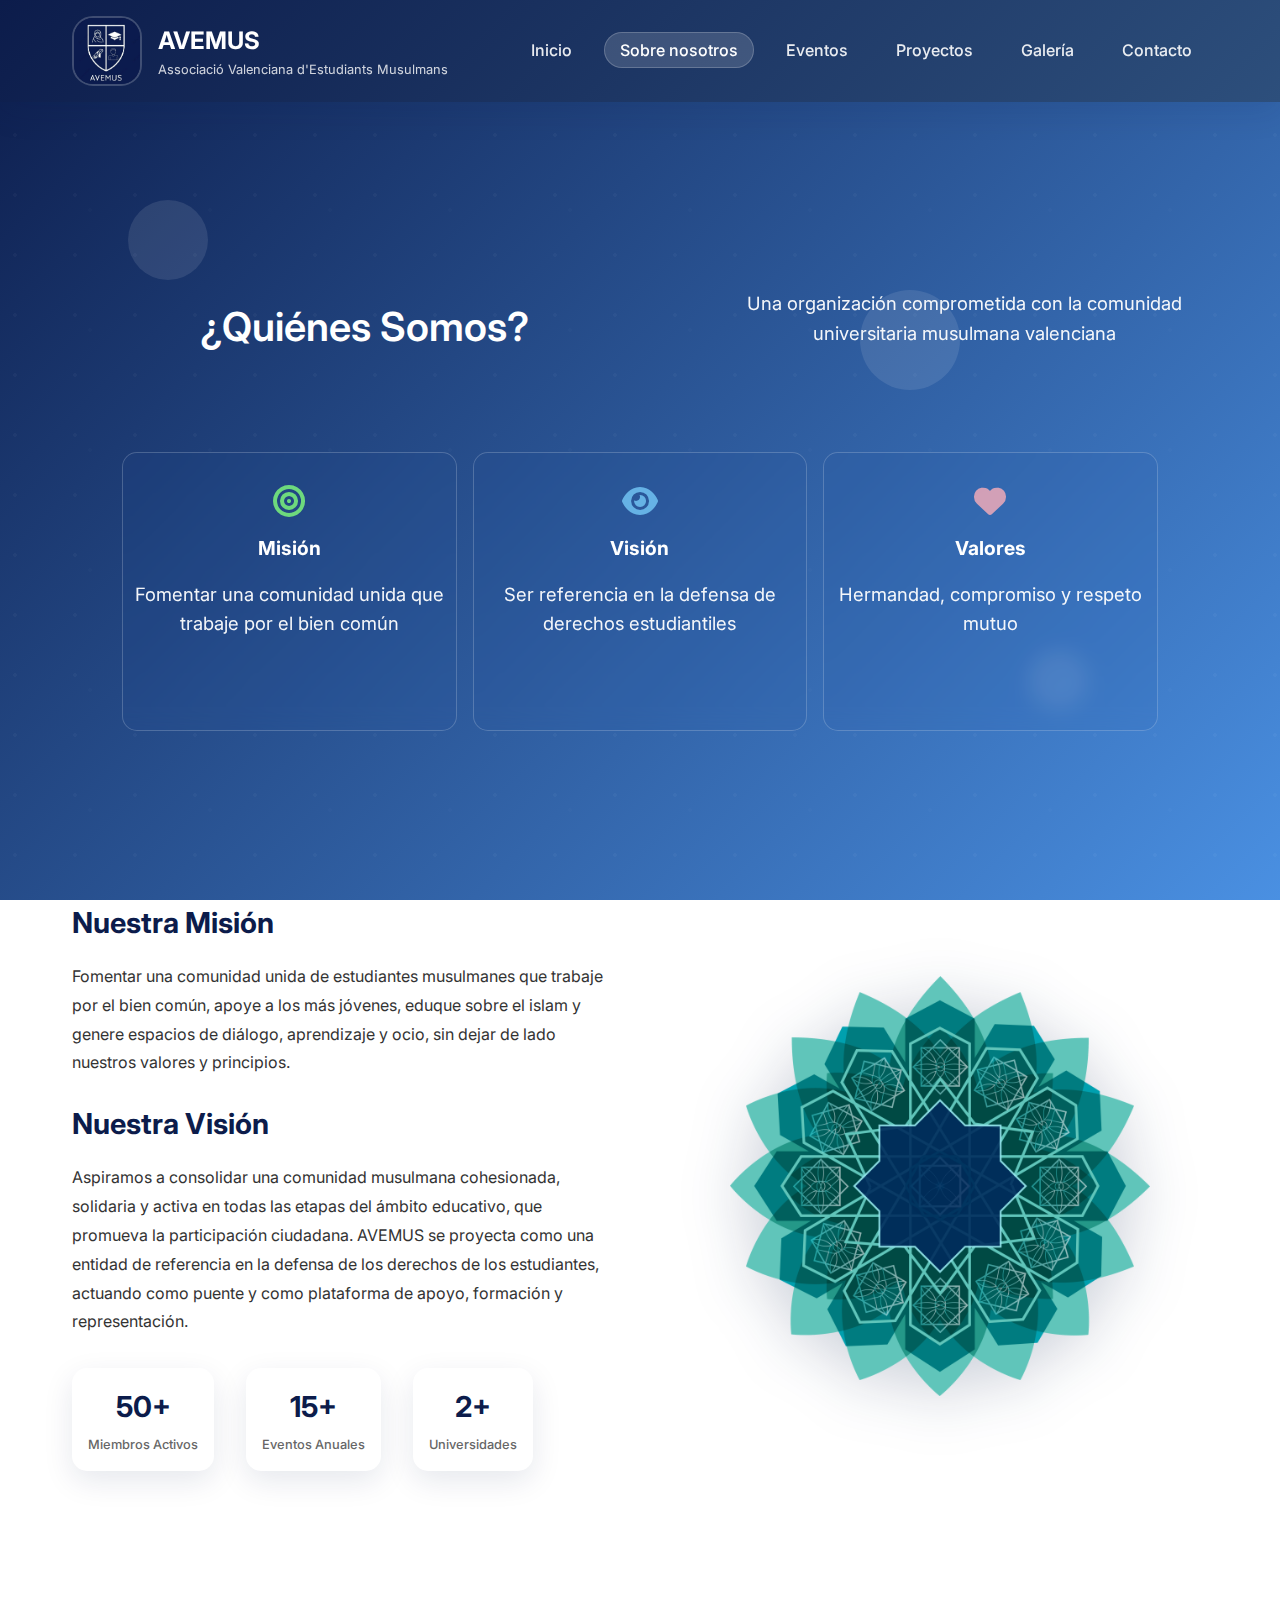
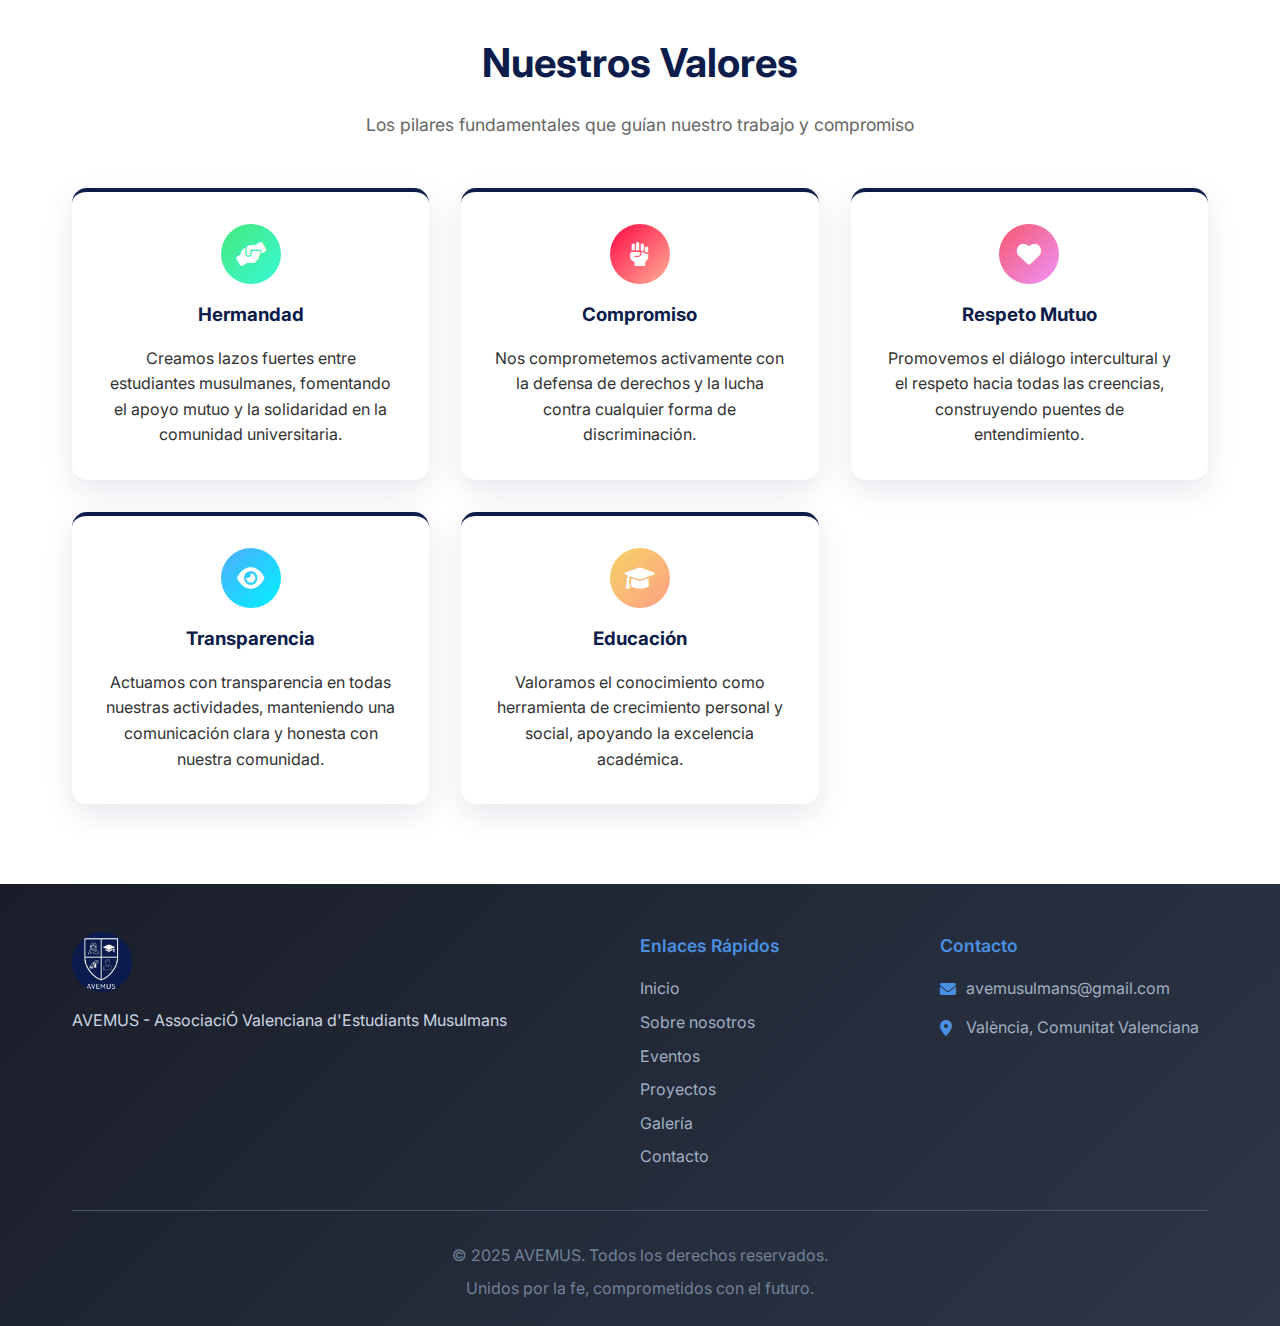
<file: sobre-nosotros.html>
<!DOCTYPE html>
<html lang="es">

<head>
    <meta charset="UTF-8">
    <meta name="viewport" content="width=device-width, initial-scale=1.0">
    <meta name="description"
        content="AVEMUS - Conoce nuestra misión, visión y valores. AssociaciÓ Valenciana d'Estudiants Musulmans.">
    <meta name="keywords"
        content="AVEMUS, estudiantes musulmanes, Valencia, universidad, asociación, derechos, misión, visión">
    <title>Nosotros - AVEMUS</title>

    <!-- Font Awesome para iconos -->
    <link href="https://cdnjs.cloudflare.com/ajax/libs/font-awesome/6.0.0/css/all.min.css" rel="stylesheet">
    <link href="https://fonts.googleapis.com/css2?family=Inter:wght@300;400;500;600;700&display=swap" rel="stylesheet">

    <!-- Nuestro CSS -->
    <link rel="stylesheet" href="css/style.css">

    <!-- Favicon -->
    <link rel="icon" type="image/x-icon" href="images/logo.jpg">
</head>

<body>
    <!-- Header -->
    <header>
        <nav>
            <div class="logo">
                <img src="images/logo.jpg" alt="AVEMUS Logo">
                <div>
                    <h1>AVEMUS</h1>
                    <p class="subtitle">Associació Valenciana d'Estudiants Musulmans</p>
                </div>
            </div>
            <ul class="nav-links" id="navLinks">
                <li><a href="index.html">Inicio</a></li>
                <li><a href="sobre-nosotros.html">Sobre nosotros</a></li>
                <li><a href="eventos.html">Eventos</a></li>
                <li><a href="proyectos.html">Proyectos</a></li>
                <li><a href="galeria.html">Galería</a></li>
                <li><a href="contacto.html">Contacto</a></li>
            </ul>
            <button class="mobile-menu" onclick="toggleMenu()">
                <i class="fas fa-bars"></i>
            </button>
        </nav>
    </header>

    <!-- Hero Section -->
    <section class="hero sobre-hero">
        <div class="hero-decorations">
            <div class="floating-element float-1"></div>
            <div class="floating-element float-2"></div>
            <div class="floating-element float-3"></div>
        </div>

        <div class="hero-content">
            <h1>¿Quiénes Somos?</h1>
            <p>Una organización comprometida con la comunidad universitaria musulmana valenciana</p>

            <div class="sobre-preview-cards">
                <div class="preview-card">
                    <i class="fas fa-bullseye"></i>
                    <h3>Misión</h3>
                    <p>Fomentar una comunidad unida que trabaje por el bien común</p>
                </div>
                <div class="preview-card">
                    <i class="fas fa-eye"></i>
                    <h3>Visión</h3>
                    <p>Ser referencia en la defensa de derechos estudiantiles</p>
                </div>
                <div class="preview-card">
                    <i class="fas fa-heart"></i>
                    <h3>Valores</h3>
                    <p>Hermandad, compromiso y respeto mutuo</p>
                </div>
            </div>
        </div>
    </section>

    <!-- About Section -->
    <section class="section about">
        <div class="container">
            <div class="about-content">
                <div class="about-text">
                    <h3>Nuestra Misión</h3>
                    <p>Fomentar una comunidad unida de estudiantes musulmanes que trabaje por el bien común, apoye a los
                        más jóvenes, eduque sobre el islam y genere espacios de diálogo, aprendizaje y ocio, sin dejar
                        de lado nuestros valores y principios.</p>

                    <h3>Nuestra Visión</h3>
                    <p>Aspiramos a consolidar una comunidad musulmana cohesionada, solidaria y activa en todas las
                        etapas del ámbito educativo, que promueva la participación ciudadana. AVEMUS se proyecta como
                        una entidad de referencia en la defensa de los derechos de los estudiantes, actuando como puente
                        y como plataforma de apoyo, formación y representación.</p>

                    <div class="stats">
                        <div class="stat">
                            <div class="stat-number">50+</div>
                            <div class="stat-label">Miembros Activos</div>
                        </div>
                        <div class="stat">
                            <div class="stat-number">15+</div>
                            <div class="stat-label">Eventos Anuales</div>
                        </div>
                        <div class="stat">
                            <div class="stat-number">2+</div>
                            <div class="stat-label">Universidades</div>
                        </div>
                    </div>
                </div>
                <!-- <div class="about-image">
                    <div class="shield-logo">
                        <img src="images/logo.jpg" alt="AVEMUS Shield">
                    </div>
                </div>-->
                <div class="about-image">
                    <div class="custom-illustration">
                        <img src="images/estudiante1.png" alt="Ilustración AVEMUS">
                    </div>
                </div>
            </div>
        </div>
    </section>

    <!-- Values Section -->
    <section class="section">
        <div class="container">
            <div class="section-title">
                <h2>Nuestros Valores</h2>
                <p>Los pilares fundamentales que guían nuestro trabajo y compromiso</p>
            </div>
            <div class="values-grid">
                <div class="value-card">
                    <div class="value-icon hands">
                        <i class="fas fa-hands-helping"></i>
                    </div>
                    <h3>Hermandad</h3>
                    <p>Creamos lazos fuertes entre estudiantes musulmanes, fomentando el apoyo mutuo y la solidaridad en
                        la comunidad universitaria.</p>
                </div>
                <div class="value-card">
                    <div class="value-icon commitment">
                        <i class="fas fa-fist-raised"></i>
                    </div>
                    <h3>Compromiso</h3>
                    <p>Nos comprometemos activamente con la defensa de derechos y la lucha contra cualquier forma de
                        discriminación.</p>
                </div>
                <div class="value-card">
                    <div class="value-icon respect">
                        <i class="fas fa-heart"></i>
                    </div>
                    <h3>Respeto Mutuo</h3>
                    <p>Promovemos el diálogo intercultural y el respeto hacia todas las creencias, construyendo puentes
                        de entendimiento.</p>
                </div>
                <div class="value-card">
                    <div class="value-icon transparency">
                        <i class="fas fa-eye"></i>
                    </div>
                    <h3>Transparencia</h3>
                    <p>Actuamos con transparencia en todas nuestras actividades, manteniendo una comunicación clara y
                        honesta con nuestra comunidad.</p>
                </div>
                <div class="value-card">
                    <div class="value-icon education">
                        <i class="fas fa-graduation-cap"></i>
                    </div>
                    <h3>Educación</h3>
                    <p>Valoramos el conocimiento como herramienta de crecimiento personal y social, apoyando la
                        excelencia académica.</p>
                </div>
            </div>
        </div>
    </section>

    <!-- Footer -->
    <footer>
        <div class="container">
            <div class="footer-content">
                <div class="footer-logo">
                    <img src="images/logo.jpg" alt="AVEMUS Logo">
                    <p>AVEMUS - AssociaciÓ Valenciana d'Estudiants Musulmans</p>
                </div>
                <div class="footer-links">
                    <h4>Enlaces Rápidos</h4>
                    <ul>
                        <li><a href="index.html">Inicio</a></li>
                        <li><a href="sobre-nosotros.html">Sobre nosotros</a></li>
                        <li><a href="eventos.html">Eventos</a></li>
                        <li><a href="proyectos.html">Proyectos</a></li>
                        <li><a href="galeria.html">Galería</a></li>
                        <li><a href="contacto.html">Contacto</a></li>
                    </ul>
                </div>
                <div class="footer-contact">
                    <h4>Contacto</h4>
                    <p><i class="fas fa-envelope"></i> avemusulmans@gmail.com</p>
                    <p><i class="fas fa-map-marker-alt"></i> València, Comunitat Valenciana</p>
                </div>
            </div>
            <div class="footer-bottom">
                <p>&copy; 2025 AVEMUS. Todos los derechos reservados.</p>
                <p>Unidos por la fe, comprometidos con el futuro.</p>
            </div>
        </div>
    </footer>

    <!-- JavaScript -->
    <script src="js/script.js"></script>
</body>

</html>
</file>
<file: css/style.css>
/* Reset y Variables Básicas */
* {
    margin: 0;
    padding: 0;
    box-sizing: border-box;
}

:root {
    --primary-color: #0c1c4b;
    --secondary-color: #1a2d5a;
    --accent-color: #4a90e2;
    --light-blue: #f0f7ff;
    --white: #ffffff;
    --text-dark: #333333;
    --text-light: #666666;
    --gradient: linear-gradient(135deg, #0c1c4b 0%, #2d4f7c 100%);
    --shadow: 0 10px 30px rgba(12, 28, 75, 0.1);
    --shadow-hover: 0 20px 40px rgba(12, 28, 75, 0.15);
    --border-radius: 15px;
    --transition: all 0.3s ease;
}

body {
    font-family: 'Inter', 'Segoe UI', sans-serif;
    line-height: 1.6;
    color: var(--text-dark);
    background: white;   /* antes var(--light-blue) */
}

html {
    scroll-behavior: smooth;
}

/* Header con navegación activa */
header {
    background: var(--gradient);
    color: white;
    padding: 1rem 0;
    position: fixed;
    width: 100%;
    top: 0;
    z-index: 1000;
    box-shadow: var(--shadow);
    transition: var(--transition);
}

header.scrolled {
    background: rgba(12, 28, 75, 0.95);
    backdrop-filter: blur(10px);
    padding: 0.8rem 0;
}

nav {
    max-width: 1200px;
    margin: 0 auto;
    display: flex;
    justify-content: space-between;
    align-items: center;
    padding: 0 2rem;
}

.logo {
    display: flex;
    align-items: center;
    gap: 1rem;
}

.logo img {
    width: 70px;
    height: 70px;
    border-radius: 30%;
    object-fit: cover;
    border: 2px solid rgba(255, 255, 255, 0.2);
    transition: var(--transition);
}

.logo h1 {
    font-size: 1.5rem;
    font-weight: bold;
}

.subtitle {
    font-size: 0.8rem !important;
    opacity: 0.8 !important;
    margin: 0 !important;
    font-weight: normal !important;
}

.nav-links {
    display: flex;
    list-style: none;
    gap: 1rem;
}

.nav-links a {
    color: rgba(255, 255, 255, 0.9);
    text-decoration: none;
    font-weight: 500;
    padding: 0.5rem 1rem;
    border-radius: 20px;
    transition: var(--transition);
    position: relative;
}

.nav-links a:hover {
    color: white;
    background: rgba(255, 255, 255, 0.1);
}

/* Enlace activo destacado */
.nav-links a.active {
    background: rgba(255, 255, 255, 0.15);
    color: white;
    box-shadow: inset 0 0 0 1px rgba(255, 255, 255, 0.2);
}

.mobile-menu {
    display: none;
    background: none;
    border: none;
    color: white;
    font-size: 1.5rem;
    cursor: pointer;
    transition: var(--transition);
}

/* Hero mejorado pero simple */
.hero {
    background: var(--gradient);
    color: white;
    padding: 120px 0 80px;
    min-height: 100vh;
    display: flex;
    align-items: center;
    position: relative;
    overflow: hidden;
}

/* Patrón de fondo sutil */
.hero::before {
    content: '';
    position: absolute;
    top: 0;
    left: 0;
    width: 100%;
    height: 100%;
    background-image: 
        radial-gradient(circle at 25% 25%, rgba(255, 255, 255, 0.1) 2px, transparent 2px),
        radial-gradient(circle at 75% 75%, rgba(255, 255, 255, 0.05) 2px, transparent 2px);
    background-size: 60px 60px, 120px 120px;
    animation: movePattern 20s linear infinite;
    opacity: 0.3;
}

@keyframes movePattern {
    0% { transform: translateX(0) translateY(0); }
    100% { transform: translateX(60px) translateY(-30px); }
}

/* Elementos flotantes simples */
.hero-decorations {
    position: absolute;
    width: 100%;
    height: 100%;
    pointer-events: none;
}

.floating-element {
    position: absolute;
    border-radius: 50%;
    background: rgba(255, 255, 255, 0.1);
    animation: floatSimple 6s ease-in-out infinite;
}

.float-1 { width: 80px; height: 80px; top: 20%; left: 10%; animation-delay: 0s; } 
.float-2 { width: 60px; height: 60px; top: 70%; right: 15%; animation-delay: 2s; }
.float-3 { width: 100px; height: 100px; top: 30%; right: 25%; animation-delay: 4s; } 

@keyframes floatSimple {
    0%, 100% { transform: translateY(0); opacity: 0.5; }
    50% { transform: translateY(-20px); opacity: 0.8; }
}

.hero-content {
    max-width: 1200px;
    margin: 0 auto;
    padding: 0 2rem;
    position: relative;
    z-index: 2;
    display: grid;
    grid-template-columns: 1.2fr 1fr;
    gap: 4rem;
    align-items: center;
}

.hero-text h1 {
    font-size: 2.2rem;
    font-weight: 600;
    line-height: 1.1;
    margin-bottom: 2rem;
    animation: slideUp 0.8s ease-out;
}

.hero-description {
    margin-bottom: 2rem;
    text-align: left;
}

.hero-description p {
    font-size: 1.1rem;
    line-height: 1.6;
    opacity: 0.95;
    margin-bottom: 1.5rem;
    animation: slideUp 0.8s ease-out 0.2s both;
}

.cta-button {
    display: inline-flex;
    align-items: center;
    gap: 0.5rem;
    background: white;
    color: var(--primary-color);
    padding: 1rem 2rem;
    border-radius: 50px;
    text-decoration: none;
    font-weight: 600;
    transition: var(--transition);
    box-shadow: 0 10px 30px rgba(255, 255, 255, 0.2);
    animation: slideUp 0.8s ease-out 0.4s both;
}

.cta-button:hover {
    transform: translateY(-3px);
    box-shadow: 0 15px 40px rgba(255, 255, 255, 0.3);
}

.cta-button i {
    transition: var(--transition);
}

.cta-button:hover i {
    transform: translateX(5px);
}

/* Ilustración del hero simplificada */
.hero-visual {
    display: flex;
    justify-content: center;
    align-items: center;
}

.hero-illustration {
    width: 400px;
    height: 400px;
    position: relative;
    animation: slideUp 0.8s ease-out 0.6s both;
}

.students-network {
    position: absolute;
    width: 100%;
    height: 100%;
}

.student-node {
    position: absolute;
    width: 60px;
    height: 60px;
    background: rgba(255, 255, 255, 0.9);
    border-radius: 50%;
    display: flex;
    align-items: center;
    justify-content: center;
    color: var(--primary-color);
    font-size: 1.4rem;
    border: 3px solid rgba(255, 255, 255, 0.5);
    animation: nodeFloat 4s ease-in-out infinite;
    box-shadow: 0 5px 15px rgba(0, 0, 0, 0.1);
}

.node-1 { top: 50px; left: 30%; transform: translateX(-50%); animation-delay: 0s; }
.node-2 { top: 90px; right: 80px; animation-delay: 0.8s; }
.node-3 { bottom: 100px; right: 60px; animation-delay: 1.6s; }
.node-4 { bottom: 50px; left: 30%; transform: translateX(-50%); animation-delay: 2.4s; }
.node-5 { bottom: 50px; top: 150px; left: 40px; animation-delay: 3.2s; }

@keyframes nodeFloat {
    0%, 100% { transform: translateY(0) scale(1); }
    50% { transform: translateY(-10px) scale(1.02); }
}

.central-hub {
    position: absolute;
    top: 50%;
    left: 50%;
    transform: translate(-50%, -50%);
    width: 110px;
    height: 110px;
    border-radius: 50%;
    overflow: hidden;
    border: 2px solid rgba(255, 255, 255, 0.8);
    box-shadow: 0 0 20px rgba(255, 255, 255, 0.3);
    animation: hubGlow 3s ease-in-out infinite;
}

@keyframes hubGlow {
    0%, 100% { box-shadow: 0 0 20px rgba(255, 255, 255, 0.3); }
    50% { box-shadow: 0 0 30px rgba(255, 255, 255, 0.5); }
}

.central-hub img {
    width: 100%;
    height: 100%;
    object-fit: cover;
}

/* Líneas de conexión */
.connection-lines {
    position: absolute;
    top: 0;
    left: 0;
    width: 100%;
    height: 100%;
}

.connection-line {
    position: absolute;
    height: 2px;
    background: linear-gradient(90deg, transparent, rgba(255, 255, 255, 0.5), transparent);
    animation: lineGlow 3s ease-in-out infinite;
}

.line-1 { top: 30%; left: 25%; width: 50%; transform: rotate(20deg); animation-delay: 0s; }
.line-2 { top: 50%; left: 20%; width: 60%; transform: rotate(-15deg); animation-delay: 1s; }
.line-3 { top: 70%; left: 25%; width: 50%; transform: rotate(35deg); animation-delay: 2s; }

@keyframes lineGlow {
    0%, 100% { opacity: 0.3; }
    50% { opacity: 0.8; }
}

/* Animaciones de entrada */
@keyframes slideUp {
    from { opacity: 0; transform: translateY(30px); }
    to { opacity: 1; transform: translateY(0); }
}

/* Secciones */
.section {
    padding: 80px 0;
}

.container {
    max-width: 1200px;
    margin: 0 auto;
    padding: 0 2rem;
}

.section-title {
    text-align: center;
    margin-bottom: 3rem;
}

.section-title h2 {
    font-size: 2.5rem;
    color: var(--primary-color);
    margin-bottom: 1rem;
    font-weight: 700;
}

.section-title p {
    font-size: 1.1rem;
    color: var(--text-light);
    max-width: 600px;
    margin: 0 auto;
}

/* What is AVEMUS */
.what-is-avemus {
    background: linear-gradient(135deg, #f8fbff 0%, var(--light-blue) 100%);
}

.what-is-content {
    display: grid;
    grid-template-columns: 1.2fr 1fr;
    gap: 4rem;
    align-items: center;
}

.intro-text {
    background: white;
    padding: 2rem;
    border-radius: var(--border-radius);
    border-left: 4px solid var(--accent-color);
    box-shadow: var(--shadow);
    margin-bottom: 2rem;
}

.intro-text p {
    font-size: 1.1rem;
    line-height: 1.7;
    color: var(--text-dark);
    margin: 0;
}

.mission-section {
    background: white;
    padding: 2rem;
    border-radius: var(--border-radius);
    box-shadow: var(--shadow);
    margin-bottom: 2rem;
}

.mission-section h3 {
    color: var(--primary-color);
    font-size: 1.5rem;
    margin-bottom: 1rem;
}

.mission-section p {
    font-size: 1rem;
    line-height: 1.7;
    color: var(--text-dark);
}

.quick-stats {
    display: grid;
    grid-template-columns: repeat(3, 1fr);
    gap: 1.5rem;
    margin-bottom: 2rem;
}

.stat-item {
    background: white;
    padding: 1.5rem;
    border-radius: var(--border-radius);
    text-align: center;
    box-shadow: var(--shadow);
    transition: var(--transition);
    border-top: 3px solid var(--accent-color);
}

.stat-item:hover {
    transform: translateY(-5px);
    box-shadow: var(--shadow-hover);
}

.stat-number {
    font-size: 2.5rem;
    font-weight: 700;
    color: var(--primary-color);
    margin-bottom: 0.5rem;
    display: block;
}

.stat-label {
    font-size: 0.9rem;
    color: var(--text-light);
    font-weight: 500;
}

.join-button {
    display: inline-flex;
    align-items: center;
    gap: 1rem;
    background: var(--gradient);
    color: white;
    padding: 1rem 2rem;
    border-radius: 50px;
    text-decoration: none;
    font-weight: 600;
    transition: var(--transition);
    box-shadow: var(--shadow);
}

.join-button:hover {
    transform: translateY(-3px);
    box-shadow: var(--shadow-hover);
}

/* Nueva ilustración de ¿Qué es AVEMUS? */
.modern-illustration {
    display: flex;
    justify-content: center;
    align-items: center;
    height: 400px;
}

.community-hub {
    position: relative;
    width: 350px;
    height: 350px;
}

.central-circle {
    position: absolute;
    top: 50%;
    left: 50%;
    transform: translate(-50%, -50%);
    width: 120px;
    height: 120px;
    border-radius: 50%;
    overflow: hidden;
    border: 4px solid var(--primary-color);
    box-shadow: 0 0 30px rgba(12, 28, 75, 0.3);
    z-index: 10;
}

.central-circle img {
    width: 100%;
    height: 100%;
    object-fit: cover;
}

.orbit-ring {
    position: absolute;
    border: 2px solid rgba(12, 28, 75, 0.2);
    border-radius: 50%;
    animation: rotate 20s linear infinite;
}

.ring-1 {
    width: 200px;
    height: 200px;
    top: -40px;
    left: -40px;
}

.ring-2 {
    width: 280px;
    height: 280px;
    top: -80px;
    left: -80px;
    animation-direction: reverse;
    animation-duration: 30s;
}

.value-nodes {
    position: absolute;
    width: 100%;
    height: 100%;
}

.value-node {
    position: absolute;
    width: 50px;
    height: 50px;
    background: var(--gradient);
    color: white;
    border-radius: 50%;
    display: flex;
    align-items: center;
    justify-content: center;
    font-size: 1.2rem;
    cursor: pointer;
    transition: all 0.3s ease;
    border: 3px solid white;
    box-shadow: 0 5px 15px rgba(12, 28, 75, 0.2);
}

.value-node:hover {
    transform: scale(1.2);
    box-shadow: 0 10px 25px rgba(12, 28, 75, 0.4);
}

.value-node::after {
    content: attr(data-tooltip);
    position: absolute;
    bottom: -35px;
    left: 50%;
    transform: translateX(-50%);
    background: var(--primary-color);
    color: white;
    padding: 0.3rem 0.6rem;
    border-radius: 5px;
    font-size: 0.8rem;
    white-space: nowrap;
    opacity: 0;
    transition: opacity 0.3s;
    pointer-events: none;
}

.value-node:hover::after {
    opacity: 1;
}

/* Posiciones de los nodos */
.vnode-1 { top: 20px; left: 50%; transform: translateX(-50%); }
.vnode-2 { top: 80px; right: 40px; }
.vnode-3 { bottom: 80px; right: 40px; }
.vnode-4 { bottom: 20px; left: 50%; transform: translateX(-50%); }
.vnode-5 { bottom: 80px; left: 40px; }
.vnode-6 { top: 80px; left: 40px; }

@keyframes rotate {
    from { transform: rotate(0deg); }
    to { transform: rotate(360deg); }
}

/* Separaciones mejoradas */
.intro-text {
    margin-bottom: 2rem;
    padding: 1.5rem;
    background: rgba(255, 255, 255, 0.8);
    border-radius: var(--border-radius);
    border-left: 4px solid var(--primary-color);
}

.mission-section {
    margin-bottom: 2rem;
    padding: 1.5rem;
    background: rgba(255, 255, 255, 0.9);
    border-radius: var(--border-radius);
    box-shadow: var(--shadow);
}

.mission-section h3 {
    color: var(--primary-color);
    margin-bottom: 1rem;
    font-size: 1.4rem;
}

/* Espacio reducido entre secciones */
.events {
    padding-top: 40px;
}

/*////////////////////////////////////////////////////////////////////////////////////////////////////*/


/* Events Section 
.events {
    background: white;
}

.instagram-feed {
    display: grid;
    grid-template-columns: repeat(auto-fit, minmax(350px, 1fr));
    gap: 2rem;
    margin-bottom: 3rem;
}

.instagram-post {
    background: white;
    border-radius: var(--border-radius);
    overflow: hidden;
    box-shadow: var(--shadow);
    transition: var(--transition);
    border: 1px solid rgba(0, 0, 0, 0.05);
}

.instagram-post:hover {
    transform: translateY(-5px);
    box-shadow: var(--shadow-hover);
}

.post-image {
    position: relative;
    overflow: hidden;
    height: 300px;
    background: var(--light-blue);
}

.post-image .instagram-media {
    width: 100% !important;
    min-width: 0 !important;
    margin: 0 !important;
    height: 100% !important;
}

.post-content {
    padding: 1.5rem;
}

.post-content h3 {
    color: var(--primary-color);
    font-size: 1.2rem;
    font-weight: 600;
    margin-bottom: 0.8rem;
}

.post-content p {
    color: var(--text-light);
    line-height: 1.6;
    margin-bottom: 1rem;
}

.instagram-link {
    display: inline-flex;
    align-items: center;
    gap: 0.5rem;
    color: var(--primary-color);
    text-decoration: none;
    font-weight: 500;
    transition: var(--transition);
}

.instagram-link:hover {
    color: var(--accent-color);
    transform: translateX(5px);
}

.instagram-cta {
    text-align: center;
    margin-top: 2rem;
}

.follow-instagram {
    display: inline-flex;
    align-items: center;
    gap: 1rem;
    background: linear-gradient(45deg, #f09433 0%, #e6683c 25%, #dc2743 50%, #cc2366 75%, #bc1888 100%);
    color: white;
    padding: 1.2rem 2.5rem;
    border-radius: 50px;
    text-decoration: none;
    font-weight: 600;
    font-size: 1.1rem;
    transition: var(--transition);
    box-shadow: 0 10px 30px rgba(188, 24, 136, 0.3);
}

.follow-instagram:hover {
    transform: translateY(-3px);
    box-shadow: 0 15px 40px rgba(188, 24, 136, 0.4);
}*/

/*/////////////////////////////////////////////////////////////////////////////////////////*/

/* Events Section - Instagram Cards Modernas */
.events {
    background: white;
}

.instagram-feed {
    display: grid;
    grid-template-columns: repeat(auto-fit, minmax(280px, 1fr));
    gap: 1.5rem;
    margin-bottom: 3rem;
}

.instagram-post {
    background: white;
    border-radius: 20px;
    overflow: hidden;
    box-shadow: 0 8px 25px rgba(12, 28, 75, 0.08);
    transition: all 0.3s cubic-bezier(0.4, 0, 0.2, 1);
    border: 1px solid rgba(0, 0, 0, 0.04);
    position: relative;
}

.instagram-post:hover {
    transform: translateY(-8px);
    box-shadow: 0 20px 40px rgba(12, 28, 75, 0.15);
}

.post-image {
    position: relative;
    overflow: hidden;
    aspect-ratio: 4/5;
    background: linear-gradient(135deg, #f5f7fa 0%, #c3cfe2 100%);
}

.post-image .instagram-media {
    width: 100% !important;
    min-width: 0 !important;
    margin: 0 !important;
    height: 100% !important;
    border-radius: 0 !important;
}

.post-image::after {
    content: '';
    position: absolute;
    top: 0;
    left: 0;
    right: 0;
    bottom: 0;
    background: linear-gradient(135deg, rgba(12, 28, 75, 0.05) 0%, rgba(74, 144, 226, 0.05) 100%);
    opacity: 0;
    transition: opacity 0.3s ease;
}

.instagram-post:hover .post-image::after {
    opacity: 1;
}

.post-content {
    padding: 1.25rem;
}

.post-content h3 {
    color: var(--primary-color);
    font-size: 1.1rem;
    font-weight: 600;
    margin-bottom: 0.6rem;
    line-height: 1.3;
}

.post-content p {
    color: var(--text-light);
    line-height: 1.5;
    margin-bottom: 1rem;
    font-size: 0.9rem;
}

.instagram-link {
    display: inline-flex;
    align-items: center;
    gap: 0.6rem;
    color: var(--primary-color);
    text-decoration: none;
    font-weight: 500;
    font-size: 0.85rem;
    transition: all 0.3s ease;
    position: relative;
}

.instagram-link::after {
    content: '';
    position: absolute;
    width: 0;
    height: 2px;
    bottom: -2px;
    left: 0;
    background: linear-gradient(90deg, #f09433, #e6683c, #dc2743, #cc2366, #bc1888);
    transition: width 0.3s ease;
}

.instagram-link:hover {
    color: #bc1888;
    transform: translateX(3px);
}

.instagram-link:hover::after {
    width: 100%;
}

.instagram-link i {
    font-size: 1rem;
    background: linear-gradient(45deg, #f09433, #e6683c, #dc2743, #cc2366, #bc1888);
    -webkit-background-clip: text;
    -webkit-text-fill-color: transparent;
    background-clip: text;
}

.instagram-cta {
    text-align: center;
    margin-top: 2rem;
}

.follow-instagram {
    display: inline-flex;
    align-items: center;
    gap: 1rem;
    background: linear-gradient(45deg, #f09433 0%, #e6683c 25%, #dc2743 50%, #cc2366 75%, #bc1888 100%);
    color: white;
    padding: 1.2rem 2.5rem;
    border-radius: 50px;
    text-decoration: none;
    font-weight: 600;
    font-size: 1.1rem;
    transition: var(--transition);
    box-shadow: 0 10px 30px rgba(188, 24, 136, 0.3);
}

.follow-instagram:hover {
    transform: translateY(-3px);
    box-shadow: 0 15px 40px rgba(188, 24, 136, 0.4);
}

/* About Section */
.about {
    background: var(--light-blue);
}

.about-content {
    display: grid;
    grid-template-columns: 1fr 1fr;
    gap: 4rem;
    align-items: center;
}

.about-text h3 {
    font-size: 1.8rem;
    color: var(--primary-color);
    margin-bottom: 1rem;
}

.about-text p {
    margin-bottom: 1.5rem;
    line-height: 1.8;
    color: var(--text-dark);
}

.stats {
    display: flex;
    gap: 2rem;
    margin-top: 2rem;
}

.stat {
    text-align: center;
    padding: 1rem;
    background: white;
    border-radius: var(--border-radius);
    box-shadow: var(--shadow);
    transition: var(--transition);
}

.stat:hover {
    transform: translateY(-5px);
    box-shadow: var(--shadow-hover);
}

.stat-number {
    font-size: 2rem;
    font-weight: bold;
    color: var(--primary-color);
    margin-bottom: 0.5rem;
}

.stat-label {
    font-size: 0.9rem;
    color: var(--text-light);
}

.about-image {
    text-align: center;
}

.shield-logo {
    width: 300px;
    height: 300px;
    background: var(--gradient);
    border-radius: 20%;
    display: flex;
    align-items: center;
    justify-content: center;
    margin: 0 auto;
    box-shadow: 0 20px 60px rgba(12, 28, 75, 0.2);
    animation: float 6s ease-in-out infinite;
    position: relative;
    overflow: hidden;
}

.shield-logo::before {
    content: '';
    position: absolute;
    top: -50%;
    left: -50%;
    width: 200%;
    height: 200%;
    background: linear-gradient(45deg, transparent, rgba(255, 255, 255, 0.1), transparent);
    animation: shine 3s infinite;
}

.shield-logo img {
    width: 250px;
    height: 250px;
    border-radius: 20%;
    object-fit: contain;
    position: relative;
    z-index: 2;
}

/* Values Section */
.values-grid {
    display: grid;
    grid-template-columns: repeat(auto-fit, minmax(280px, 1fr));
    gap: 2rem;
    margin-top: 2rem;
}

.value-card {
    background: white;
    padding: 2rem;
    border-radius: var(--border-radius);
    text-align: center;
    box-shadow: var(--shadow);
    transition: var(--transition);
    border-top: 4px solid var(--primary-color);
    position: relative;
    overflow: hidden;
}

.value-card::before {
    content: '';
    position: absolute;
    top: 0;
    left: -100%;
    width: 100%;
    height: 100%;
    background: linear-gradient(90deg, transparent, rgba(12, 28, 75, 0.05), transparent);
    transition: left 0.5s ease;
}

.value-card:hover::before {
    left: 100%;
}

.value-card:hover {
    transform: translateY(-10px);
    box-shadow: var(--shadow-hover);
}

.value-icon {
    width: 60px;
    height: 60px;
    background: var(--gradient);
    border-radius: 50%;
    display: flex;
    align-items: center;
    justify-content: center;
    margin: 0 auto 1rem;
    color: white;
    font-size: 1.5rem;
}

.value-icon.hands,
.value-node.hands {
    background: linear-gradient(135deg, #43e97b, #38f9d7);
}

.value-icon.commitment,
.value-node.commitment {
    background: linear-gradient(135deg, #ff0844, #ffb199); 
}

.value-icon.respect,
.value-node.respect {
    background: linear-gradient(135deg, #f5576c, #f093fb); 
}

.value-icon.transparency,
.value-node.transparency {
    background: linear-gradient(135deg, #4facfe, #00f2fe); 
}

.value-icon.education,
.value-node.education {
    background: linear-gradient(135deg, #f6d365, #fda085);
}

.value-card h3 {
    color: var(--primary-color);
    margin-bottom: 1rem;
}

/* Footer */
footer {
    background: linear-gradient(135deg, #1a1d29 0%, #2d3748 100%);
    color: white;
    padding: 3rem 0 1rem;
}

footer::before {
    content: '';
    position: absolute;
    top: 0;
    left: 0;
    width: 100%;
    height: 2px;
    background: var(--gradient);
}

.footer-content {
    display: grid;
    grid-template-columns: 2fr 1fr 1fr;
    gap: 2rem;
    margin-bottom: 2rem;
}

.footer-logo {
    display: flex;
    flex-direction: column;
    gap: 1rem;
}

.footer-logo img {
    width: 60px;
    height: 60px;
    border-radius: 50%;
    object-fit: cover;
}

.footer-logo p {
    font-size: 1rem;
    color: #cbd5e0;
    line-height: 1.6;
}

.footer-links h4,
.footer-contact h4 {
    margin-bottom: 1rem;
    color: var(--accent-color);
    font-size: 1.1rem;
    font-weight: 600;
}

.footer-links ul {
    list-style: none;
}

.footer-links li {
    margin-bottom: 0.5rem;
}

.footer-links a {
    color: #a0aec0;
    text-decoration: none;
    transition: var(--transition);
}

.footer-links a:hover {
    color: white;
    transform: translateX(5px);
}

.footer-contact p {
    margin-bottom: 0.8rem;
    color: #a0aec0;
    display: flex;
    align-items: center;
    gap: 0.5rem;
}

.footer-contact i {
    color: var(--accent-color);
    width: 18px;
}

.footer-bottom {
    text-align: center;
    padding-top: 2rem;
    border-top: 1px solid #4a5568;
}

.footer-bottom p {
    margin-bottom: 0.5rem;
    color: #718096;
}

/* Responsive Design */
@media (max-width: 1024px) {
    .hero-content {
        grid-template-columns: 1fr;
        gap: 3rem;
        text-align: center;
    }
    
    .what-is-content {
        grid-template-columns: 1fr;
        gap: 3rem;
    }
    
    .hero-illustration {
        width: 350px;
        height: 300px;
        margin: 0 auto;
    }
}

@media (max-width: 768px) {
    .mobile-menu {
        display: block;
    }

    .nav-links {
        display: none;
        position: absolute;
        top: 100%;
        left: 0;
        width: 100%;
        background: rgba(12, 28, 75, 0.98);
        backdrop-filter: blur(10px);
        flex-direction: column;
        padding: 1rem;
        gap: 0.5rem;
        box-shadow: var(--shadow);
    }

    .nav-links.active {
        display: flex;
    }

    .nav-links a {
        width: 100%;
        text-align: center;
        padding: 1rem;
        border-radius: 10px;
    }

    .hero {
        min-height: 80vh;
        padding: 100px 0 60px;
    }

    .hero-text h1 {
        font-size: 2.2rem;
    }

    .section {
        padding: 60px 0;
    }

    .section-title h2 {
        font-size: 2rem;
    }

    .quick-stats {
        grid-template-columns: 1fr;
        gap: 1rem;
    }

    .footer-content {
        grid-template-columns: 1fr;
        text-align: center;
    }

    .hero-illustration {
        width: 300px;
        height: 250px;
    }

    .values-hub {
        width: 300px;
        height: 300px;
    }
}

@media (max-width: 480px) {
    .container {
        padding: 0 1rem;
    }

    nav {
        padding: 0 1rem;
    }

    .hero-text h1 {
        font-size: 1.8rem;
    }

    .section-title h2 {
        font-size: 1.6rem;
    }

    .logo h1 {
        font-size: 1.2rem;
    }

    .subtitle {
        font-size: 0.7rem !important;
    }

    .hero-illustration {
        width: 280px;
        height: 220px;
    }

    .values-hub {
        width: 280px;
        height: 280px;
    }
}

/* Eventos específicos */
.events-hero {
    background: linear-gradient(135deg, #0c1c4b 0%, #1a472a 50%, #2d4f7c 100%);
}

.hero-info {
    display: flex;
    gap: 2rem;
    margin-top: 2rem;
    flex-wrap: wrap;
}

.info-item {
    display: flex;
    align-items: center;
    gap: 0.8rem;
    background: rgba(255, 255, 255, 0.1);
    padding: 0.8rem 1.5rem;
    border-radius: 25px;
    backdrop-filter: blur(10px);
}

.info-item i {
    font-size: 1.2rem;
    color: rgba(255, 255, 255, 0.9);
}

.info-item span {
    font-weight: 500;
    font-size: 0.95rem;
}

/* Hero para otras páginas */
.proyectos-hero {
    background: linear-gradient(135deg, #1a472a 0%, #2d5a3d 100%);
}

.galeria-hero {
    background: linear-gradient(135deg, #6a4c93 0%, #9b59b6 100%);
}

.sobre-hero {
    background: linear-gradient(135deg, #0c1c4b 0%, #4a90e2 100%);
}

/* Events Page Styles */
.events-grid {
    display: grid;
    grid-template-columns: repeat(auto-fit, minmax(400px, 1fr));
    gap: 2rem;
}

.event-card {
    background: white;
    border-radius: var(--border-radius);
    overflow: hidden;
    box-shadow: var(--shadow);
    transition: var(--transition);
    display: flex;
    min-height: 200px;
}

.event-card:hover {
    transform: translateY(-5px);
    box-shadow: var(--shadow-hover);
}

.event-date {
    background: var(--gradient);
    color: white;
    padding: 1.5rem 1rem;
    text-align: center;
    min-width: 100px;
    display: flex;
    flex-direction: column;
    justify-content: center;
}

.date-day {
    font-size: 2rem;
    font-weight: bold;
    line-height: 1;
}

.date-month {
    font-size: 0.9rem;
    margin: 0.25rem 0;
}

.date-year {
    font-size: 0.8rem;
    opacity: 0.8;
}

.event-content {
    flex: 1;
    padding: 1.5rem;
    display: flex;
    flex-direction: column;
}

.event-icon {
    width: 50px;
    height: 50px;
    background: var(--light-blue);
    color: var(--primary-color);
    border-radius: 50%;
    display: flex;
    align-items: center;
    justify-content: center;
    font-size: 1.2rem;
    margin-bottom: 1rem;
}

.event-title {
    color: var(--primary-color);
    margin-bottom: 1rem;
    font-size: 1.3rem;
}

.event-description {
    color: var(--text-light);
    line-height: 1.6;
    margin-bottom: 1rem;
    flex: 1;
}

.event-details {
    margin-bottom: 1rem;
}

.event-location, .event-time {
    display: flex;
    align-items: center;
    gap: 0.5rem;
    margin-bottom: 0.5rem;
    font-size: 0.9rem;
    color: var(--text-light);
}

.status-badge {
    padding: 0.25rem 0.75rem;
    border-radius: 20px;
    font-size: 0.8rem;
    font-weight: bold;
}

.upcoming-badge {
    background: #e8f5e8;
    color: #2d5016;
}

.past-badge {
    background: #f0f0f0;
    color: #666;
}

.event-social {
    margin-top: 1rem;
}

.social-link {
    display: inline-flex;
    align-items: center;
    gap: 0.5rem;
    color: var(--primary-color);
    text-decoration: none;
    font-size: 0.9rem;
    transition: var(--transition);
}

.social-link:hover {
    color: var(--accent-color);
}

.no-events {
    text-align: center;
    padding: 3rem;
    color: var(--text-light);
}

.no-events i {
    font-size: 3rem;
    margin-bottom: 1rem;
    color: var(--primary-color);
}

.events-cta {
    background: var(--gradient);
    color: white;
    text-align: center;
}

.cta-buttons {
    display: flex;
    gap: 1rem;
    justify-content: center;
    margin-top: 2rem;
}

.cta-button.secondary {
    background: rgba(255, 255, 255, 0.1);
    border: 2px solid rgba(255, 255, 255, 0.3);
}

/* Responsive ajustes */
@media (max-width: 768px) {
    .hero-content {
        grid-template-columns: 1fr;
        text-align: center;
    }
    
    .what-is-content {
        grid-template-columns: 1fr;
    }
    
    .events-grid {
        grid-template-columns: 1fr;
    }
    
    .event-card {
        flex-direction: column;
    }
    
    .event-date {
        min-width: auto;
        padding: 1rem;
        flex-direction: row;
        justify-content: space-around;
    }
    
    .cta-buttons {
        flex-direction: column;
        align-items: center;
    }
    
    .quick-stats {
        justify-content: center;
    }
}

/* Mejoras de accesibilidad */
@media (prefers-reduced-motion: reduce) {
    *,
    *::before,
    *::after {
        animation-duration: 0.01ms !important;
        animation-iteration-count: 1 !important;
        transition-duration: 0.01ms !important;
        scroll-behavior: auto !important;
    }
}

/* ========== ESTILOS PARA GALERÍA ========== */

/* Hero de galería mejorado */
.galeria-hero {
    background: linear-gradient(135deg, #3d3802 0%, #5e5526 100%);
}

/* Filtros de galería */
.gallery-filters {
    background: var(--light-blue);
    padding: 2rem 0;
}

.filter-buttons {
    display: flex;
    justify-content: center;
    gap: 1rem;
    flex-wrap: wrap;
}

.filter-btn {
    background: white;
    border: 2px solid var(--primary-color);
    color: var(--primary-color);
    padding: 0.8rem 1.5rem;
    border-radius: 25px;
    cursor: pointer;
    transition: var(--transition);
    display: flex;
    align-items: center;
    gap: 0.5rem;
    font-weight: 500;
    font-size: 0.9rem;
}

.filter-btn.active,
.filter-btn:hover {
    background: var(--primary-color);
    color: white;
    transform: translateY(-2px);
    box-shadow: var(--shadow);
}

.filter-btn i {
    font-size: 0.9rem;
}

/* Grid de galería */
.gallery-content {
    background: white;
}

.gallery-grid {
    display: grid;
    grid-template-columns: repeat(auto-fit, minmax(320px, 1fr));
    gap: 2rem;
    margin-top: 2rem;
}

.gallery-item {
    transition: var(--transition);
}

.gallery-card {
    background: white;
    border-radius: var(--border-radius);
    overflow: hidden;
    box-shadow: var(--shadow);
    transition: var(--transition);
    height: 100%;
}

.gallery-card:hover {
    transform: translateY(-8px);
    box-shadow: var(--shadow-hover);
}

.gallery-image {
    position: relative;
    overflow: hidden;
    height: 250px;
    background: var(--light-blue);
}

.gallery-image img {
    width: 100%;
    height: 100%;
    object-fit: cover;
    transition: var(--transition);
}

.gallery-overlay {
    position: absolute;
    top: 0;
    left: 0;
    width: 100%;
    height: 100%;
    background: linear-gradient(to bottom, rgba(0,0,0,0.3) 0%, rgba(0,0,0,0.8) 100%);
    display: flex;
    flex-direction: column;
    justify-content: space-between;
    padding: 1.5rem;
    opacity: 0;
    transition: var(--transition);
    color: white;
}

.gallery-card:hover .gallery-overlay {
    opacity: 1;
}

.gallery-card:hover .gallery-image img {
    transform: scale(1.1);
}

.gallery-info h4 {
    margin-bottom: 0.5rem;
    font-size: 1.2rem;
    font-weight: 600;
}

.gallery-info p {
    font-size: 0.9rem;
    opacity: 0.9;
}

.gallery-actions {
    display: flex;
    gap: 1rem;
    align-self: flex-end;
}

.view-btn, .instagram-btn {
    width: 45px;
    height: 45px;
    border-radius: 50%;
    border: none;
    cursor: pointer;
    display: flex;
    align-items: center;
    justify-content: center;
    transition: var(--transition);
    text-decoration: none;
    font-size: 1.1rem;
}

.view-btn {
    background: white;
    color: var(--primary-color);
}

.instagram-btn {
    background: linear-gradient(45deg, #f09433 0%, #e6683c 25%, #dc2743 50%, #cc2366 75%, #bc1888 100%);
    color: white;
}

.view-btn:hover, .instagram-btn:hover {
    transform: scale(1.15);
    box-shadow: 0 5px 15px rgba(0, 0, 0, 0.3);
}

/* Videos en galería */
.video-card {
    position: relative;
}

.gallery-video {
    position: relative;
    height: 250px;
    background: #000;
}

.gallery-video video {
    width: 100%;
    height: 100%;
    object-fit: cover;
}

.video-overlay {
    position: absolute;
    top: 0;
    left: 0;
    width: 100%;
    height: 100%;
    background: rgba(0, 0, 0, 0.4);
    display: flex;
    align-items: center;
    justify-content: center;
    transition: var(--transition);
    cursor: pointer;
}

.play-button {
    width: 70px;
    height: 70px;
    background: rgba(255, 255, 255, 0.9);
    border-radius: 50%;
    display: flex;
    align-items: center;
    justify-content: center;
    color: var(--primary-color);
    font-size: 1.8rem;
    transition: var(--transition);
}

.play-button:hover {
    transform: scale(1.1);
    background: white;
}

.video-info {
    padding: 1.5rem;
}

.video-info h4 {
    color: var(--primary-color);
    margin-bottom: 0.5rem;
    font-size: 1.2rem;
}

.video-info p {
    color: var(--text-light);
    font-size: 0.9rem;
}

/* Placeholder para contenido futuro */
.placeholder {
    opacity: 0.7;
}

.placeholder-content {
    padding: 3rem 2rem;
    text-align: center;
    color: var(--text-light);
    height: 250px;
    display: flex;
    flex-direction: column;
    justify-content: center;
}

.placeholder-content i {
    font-size: 3rem;
    margin-bottom: 1rem;
    color: var(--primary-color);
    opacity: 0.5;
}

.placeholder-content h4 {
    margin-bottom: 0.5rem;
    color: var(--primary-color);
}

/* Botón cargar más */
.load-more-section {
    text-align: center;
    margin-top: 3rem;
    padding-top: 2rem;
    border-top: 1px solid rgba(0, 0, 0, 0.1);
}

.load-more-btn {
    background: var(--gradient);
    color: white;
    border: none;
    padding: 1rem 2.5rem;
    border-radius: 50px;
    cursor: pointer;
    font-weight: 600;
    font-size: 1rem;
    transition: var(--transition);
    display: inline-flex;
    align-items: center;
    gap: 0.8rem;
    box-shadow: var(--shadow);
}

.load-more-btn:hover {
    transform: translateY(-3px);
    box-shadow: var(--shadow-hover);
}

/* Modal para ver imágenes */
.modal {
    display: none;
    position: fixed;
    z-index: 10000;
    left: 0;
    top: 0;
    width: 100%;
    height: 100%;
    background-color: rgba(0, 0, 0, 0.9);
    animation: modalFadeIn 0.3s ease;
}

@keyframes modalFadeIn {
    from { opacity: 0; }
    to { opacity: 1; }
}

.modal-content {
    position: relative;
    background-color: white;
    margin: 3% auto;
    padding: 0;
    width: 90%;
    max-width: 900px;
    border-radius: var(--border-radius);
    overflow: hidden;
    animation: modalSlideIn 0.3s ease;
}

@keyframes modalSlideIn {
    from { transform: translateY(-50px); opacity: 0; }
    to { transform: translateY(0); opacity: 1; }
}

.close {
    color: white;
    background: var(--primary-color);
    position: absolute;
    top: 15px;
    right: 20px;
    font-size: 28px;
    font-weight: bold;
    cursor: pointer;
    z-index: 10001;
    width: 40px;
    height: 40px;
    border-radius: 50%;
    display: flex;
    align-items: center;
    justify-content: center;
    transition: var(--transition);
}

.close:hover {
    background: var(--accent-color);
    transform: scale(1.1);
}

.modal-image {
    width: 100%;
    max-height: 70vh;
    object-fit: contain;
    display: block;
}

.modal-info {
    padding: 2rem;
    text-align: center;
}

.modal-info h3 {
    color: var(--primary-color);
    margin-bottom: 0.5rem;
}

.modal-info p {
    color: var(--text-light);
}

/* Sección Instagram en galería */
.instagram-section {
    background: var(--light-blue);
}

.instagram-embed {
    text-align: center;
    margin: 2rem 0;
}

/* ========== ESTILOS PARA CONTACTO ========== */

.contacto-hero {
    /*background: linear-gradient(135deg, #0c1c4b 0%, #1a472a 50%, #2d4f7c 100%);*/
    background: white;
}

/* Sección de contacto */
.contact {
    background: var(--primary-color);
    color: white;
}

.contact-content {
    display: grid;
    grid-template-columns: 1fr 1fr;
    gap: 4rem;
    align-items: start;
}

.contact-info h3 {
    margin-bottom: 1.5rem;
    margin-top: 2rem;
    font-size: 2rem;
    font-weight: 600;
}

.contact-info > p {
    margin-bottom: 2rem;
    font-size: 1.1rem;
    line-height: 1.7;
    opacity: 0.9;
}

.contact-item {
    display: flex;
    align-items: flex-start;
    gap: 1rem;
    margin-bottom: 2rem;
    padding: 1rem;
    background: rgba(255, 255, 255, 0.05);
    border-radius: 12px;
    transition: var(--transition);
}

.contact-item:hover {
    background: rgba(255, 255, 255, 0.1);
    transform: translateX(5px);
}

.contact-item i {
    width: 45px;
    height: 45px;
    background: var(--accent-color);
    border-radius: 50%;
    display: flex;
    align-items: center;
    justify-content: center;
    flex-shrink: 0;
    font-size: 1.2rem;
    color: white;
}

.contact-item div strong {
    display: block;
    margin-bottom: 0.3rem;
    font-size: 1.1rem;
    font-weight: 600;
}

.contact-item div p {
    opacity: 0.9;
    margin: 0;
}

.social-links {
    display: flex;
    gap: 1rem;
    margin-top: 2rem;
}

.social-links a {
    width: 55px;
    height: 55px;
    background: rgba(255, 255, 255, 0.1);
    color: white;
    border-radius: 50%;
    display: flex;
    align-items: center;
    justify-content: center;
    text-decoration: none;
    font-size: 1.3rem;
    transition: var(--transition);
    border: 2px solid rgba(255, 255, 255, 0.1);
}

.social-links a:hover {
    background: white;
    color: var(--primary-color);
    transform: translateY(-3px);
    box-shadow: 0 10px 25px rgba(0, 0, 0, 0.2);
}

/* Formulario de contacto */
.contact-form {
    background: rgba(255, 255, 255, 0.05);
    backdrop-filter: blur(10px);
    padding: 2.5rem;
    border-radius: var(--border-radius);
    border: 1px solid rgba(255, 255, 255, 0.1);
    margin-top: 2rem;
}

.form-group {
    margin-bottom: 1.5rem;
}

.form-group label {
    display: block;
    margin-bottom: 0.5rem;
    color: white;
    font-weight: 500;
    font-size: 0.95rem;
}

.form-group input,
.form-group textarea {
    width: 100%;
    padding: 1rem 1.2rem;
    border: 2px solid rgba(255, 255, 255, 0.1);
    border-radius: 12px;
    background: rgba(255, 255, 255, 0.9);
    color: var(--text-dark);
    font-size: 1rem;
    font-family: inherit;
    transition: var(--transition);
}

.form-group input:focus,
.form-group textarea:focus {
    outline: none;
    background: white;
    border-color: var(--accent-color);
    box-shadow: 0 0 0 3px rgba(74, 144, 226, 0.1);
    transform: translateY(-2px);
}

.form-group textarea {
    resize: vertical;
    min-height: 120px;
    font-family: inherit;
}

.submit-btn {
    background: white;
    color: var(--primary-color);
    border: none;
    padding: 1.2rem 2.5rem;
    border-radius: 50px;
    font-weight: 600;
    font-size: 1rem;
    cursor: pointer;
    transition: var(--transition);
    display: flex;
    align-items: center;
    gap: 0.8rem;
    justify-content: center;
    width: 100%;
    box-shadow: var(--shadow);
}

.submit-btn:hover {
    background: var(--light-blue);
    transform: translateY(-3px);
    box-shadow: 0 15px 35px rgba(0, 0, 0, 0.2);
}

.submit-btn i {
    transition: var(--transition);
}

.submit-btn:hover i {
    transform: translateX(5px);
}

/* ========== ESTILOS PARA PROYECTOS ========== */

.proyectos-hero {
    background: linear-gradient(135deg, #490d3b 0%, #96447c 100%);
}

/* Proyectos activos */
.active-projects {
    background: white;
}

.projects-grid {
    display: grid;
    grid-template-columns: repeat(auto-fit, minmax(400px, 1fr));
    gap: 2rem;
    margin-top: 2rem;
}

.project-card {
    background: white;
    border-radius: var(--border-radius);
    overflow: hidden;
    box-shadow: var(--shadow);
    transition: var(--transition);
    border: 2px solid transparent;
}

.project-card:hover {
    transform: translateY(-8px);
    box-shadow: var(--shadow-hover);
}

.project-card.featured {
    border-color: var(--accent-color);
    box-shadow: 0 10px 30px rgba(74, 144, 226, 0.15);
}

.project-header {
    display: flex;
    justify-content: space-between;
    align-items: center;
    padding: 1.5rem;
    background: var(--light-blue);
}

.project-icon {
    width: 70px;
    height: 70px;
    background: var(--gradient);
    color: white;
    border-radius: 50%;
    display: flex;
    align-items: center;
    justify-content: center;
    font-size: 1.8rem;
    box-shadow: var(--shadow);
}

.project-status {
    text-align: right;
}

.status-badge {
    padding: 0.5rem 1rem;
    border-radius: 20px;
    font-size: 0.8rem;
    font-weight: 600;
    text-transform: uppercase;
    letter-spacing: 0.5px;
}

.status-badge {
    background: #e8f5e8;
    color: #2d5016;
}

.project-content {
    padding: 2rem;
}

.project-content h3 {
    color: var(--primary-color);
    font-size: 1.5rem;
    font-weight: 600;
    margin-bottom: 1rem;
}

.project-content > p {
    color: var(--text-dark);
    line-height: 1.7;
    margin-bottom: 1.5rem;
}

.project-details {
    margin-bottom: 1.5rem;
}

.detail-item {
    display: flex;
    align-items: center;
    gap: 0.8rem;
    margin-bottom: 0.8rem;
    font-size: 0.9rem;
    color: var(--text-light);
}

.detail-item i {
    color: var(--accent-color);
    width: 18px;
}

/* Barra de progreso */
.project-progress {
    margin: 1.5rem 0;
}

.progress-bar {
    width: 100%;
    height: 10px;
    background: #f0f0f0;
    border-radius: 5px;
    overflow: hidden;
    margin-bottom: 0.5rem;
}

.progress-fill {
    height: 100%;
    background: var(--gradient);
    transition: width 0.8s ease;
    border-radius: 5px;
}

.progress-text {
    font-size: 0.85rem;
    color: var(--text-light);
    font-weight: 500;
}

/* Estadísticas de campaña */
.campaign-stats {
    display: grid;
    grid-template-columns: 1fr 1fr;
    gap: 1rem;
    margin: 1.5rem 0;
    padding: 1rem;
    background: var(--light-blue);
    border-radius: 10px;
}

.stat {
    text-align: center;
}

.stat-number {
    font-size: 1.8rem;
    font-weight: 700;
    color: var(--primary-color);
    margin-bottom: 0.3rem;
    display: block;
}

.stat-label {
    font-size: 0.8rem;
    color: var(--text-light);
    font-weight: 500;
}

/* Lista de socios */
.partners-list {
    margin: 1.5rem 0;
}

.partner-item {
    display: flex;
    align-items: center;
    gap: 0.8rem;
    margin-bottom: 0.8rem;
    padding: 0.8rem;
    background: var(--light-blue);
    border-radius: 8px;
    font-size: 0.9rem;
}

.partner-item i {
    color: var(--accent-color);
    width: 20px;
}

.collaboration-highlights {
    margin-top: 1rem;
    padding: 1rem;
    background: rgba(74, 144, 226, 0.05);
    border-radius: 10px;
    border-left: 4px solid var(--accent-color);
}

.collaboration-highlights h4 {
    color: var(--primary-color);
    font-size: 1rem;
    margin-bottom: 0.8rem;
}

.collaboration-highlights ul {
    list-style: none;
    padding-left: 0;
}

.collaboration-highlights li {
    padding: 0.3rem 0;
    color: var(--text-dark);
    font-size: 0.9rem;
}

.collaboration-highlights li::before {
    content: "→";
    color: var(--accent-color);
    font-weight: bold;
    margin-right: 0.5rem;
}

/* Botones de acción */
.project-actions {
    display: flex;
    gap: 1rem;
    margin-top: 2rem;
}

.btn-primary, .btn-secondary {
    padding: 0.8rem 1.8rem;
    border-radius: 25px;
    text-decoration: none;
    font-weight: 500;
    font-size: 0.9rem;
    transition: var(--transition);
    text-align: center;
    border: none;
    cursor: pointer;
    display: flex;
    align-items: center;
    gap: 0.5rem;
    justify-content: center;
    flex: 1;
}

.btn-primary {
    background: var(--gradient);
    color: white;
    box-shadow: var(--shadow);
}

.btn-primary:hover {
    transform: translateY(-2px);
    box-shadow: var(--shadow-hover);
}

.btn-secondary {
    background: transparent;
    color: var(--primary-color);
    border: 2px solid var(--primary-color);
}

.btn-secondary:hover {
    background: var(--primary-color);
    color: white;
    transform: translateY(-2px);
}

/* Proyectos futuros */
.future-projects {
    background: var(--light-blue);
}

.future-projects-grid {
    display: grid;
    grid-template-columns: repeat(auto-fit, minmax(280px, 1fr));
    gap: 2rem;
    margin-top: 2rem;
}

.future-project-card {
    background: white;
    padding: 2rem;
    border-radius: var(--border-radius);
    text-align: center;
    box-shadow: var(--shadow);
    transition: var(--transition);
    border: 2px dashed var(--primary-color);
    opacity: 0.9;
}

.future-project-card:hover {
    transform: translateY(-5px);
    opacity: 1;
    border-style: solid;
    box-shadow: var(--shadow-hover);
}

.future-icon {
    width: 70px;
    height: 70px;
    background: linear-gradient(135deg, var(--light-blue) 0%, rgba(74, 144, 226, 0.2) 100%);
    color: var(--primary-color);
    border-radius: 50%;
    display: flex;
    align-items: center;
    justify-content: center;
    margin: 0 auto 1.5rem;
    font-size: 1.8rem;
}

.future-project-card h4 {
    color: var(--primary-color);
    font-size: 1.2rem;
    font-weight: 600;
    margin-bottom: 1rem;
}

.future-project-card p {
    color: var(--text-dark);
    line-height: 1.6;
    font-size: 0.95rem;
}

/* Impacto */
.project-impact {
    background: white;
}

.impact-grid {
    display: grid;
    grid-template-columns: repeat(auto-fit, minmax(200px, 1fr));
    gap: 2rem;
    margin-top: 2rem;
}

.impact-card {
    background: white;
    padding: 2.5rem 1.5rem;
    border-radius: var(--border-radius);
    text-align: center;
    box-shadow: var(--shadow);
    transition: var(--transition);
    border-top: 4px solid var(--accent-color);
}

.impact-card:hover {
    transform: translateY(-8px);
    box-shadow: var(--shadow-hover);
}

.impact-icon {
    width: 70px;
    height: 70px;
    background: var(--gradient);
    color: white;
    border-radius: 50%;
    display: flex;
    align-items: center;
    justify-content: center;
    margin: 0 auto 1.5rem;
    font-size: 1.8rem;
}

.impact-number {
    font-size: 3rem;
    font-weight: 700;
    color: var(--primary-color);
    margin-bottom: 0.5rem;
    line-height: 1;
}

.impact-label {
    color: var(--text-light);
    font-size: 0.9rem;
    font-weight: 500;
}

/* CTA de proyectos */
.projects-cta {
    background: var(--gradient);
    color: white;
    text-align: center;
}

.cta-content h2 {
    margin-bottom: 1rem;
    font-size: 2.2rem;
}

.cta-content p {
    font-size: 1.2rem;
    margin-bottom: 2rem;
    opacity: 0.9;
}

.cta-buttons {
    display: flex;
    gap: 1rem;
    justify-content: center;
    margin-top: 2rem;
}

.cta-button {
    display: inline-flex;
    align-items: center;
    gap: 0.8rem;
    padding: 1.2rem 2.5rem;
    border-radius: 50px;
    text-decoration: none;
    font-weight: 600;
    font-size: 1rem;
    transition: var(--transition);
    box-shadow: var(--shadow);
}

.cta-button.primary {
    background: white;
    color: var(--primary-color);
}

.cta-button.secondary {
    background: rgba(255, 255, 255, 0.1);
    color: white;
    border: 2px solid rgba(255, 255, 255, 0.3);
}

.cta-button:hover {
    transform: translateY(-3px);
    box-shadow: var(--shadow-hover);
}

.cta-button.primary:hover {
    background: var(--light-blue);
}

.cta-button.secondary:hover {
    background: rgba(255, 255, 255, 0.2);
}

/* ========== RESPONSIVE DESIGN ========== */

@media (max-width: 768px) {
    /* Galería responsive */
    .gallery-grid {
        grid-template-columns: 1fr;
        gap: 1.5rem;
    }
    
    .filter-buttons {
        justify-content: center;
        gap: 0.8rem;
    }
    
    .filter-btn {
        padding: 0.6rem 1.2rem;
        font-size: 0.85rem;
    }
    
    /* Contacto responsive */
    .contact-content {
        grid-template-columns: 1fr;
        gap: 2rem;
    }
    
    .social-links {
        justify-content: center;
    }
    
    /* Proyectos responsive */
    .projects-grid {
        grid-template-columns: 1fr;
    }
    
    .project-actions {
        flex-direction: column;
    }
    
    .campaign-stats {
        grid-template-columns: 1fr;
        gap: 0.5rem;
    }
    
    .impact-grid {
        grid-template-columns: repeat(2, 1fr);
        gap: 1rem;
    }
    
    .cta-buttons {
        flex-direction: column;
        align-items: center;
        gap: 1rem;
    }
    
    .cta-button {
        width: 100%;
        max-width: 280px;
        justify-content: center;
    }
}

@media (max-width: 480px) {
    /* Ajustes para móviles pequeños */
    .gallery-image,
    .gallery-video {
        height: 200px;
    }
    
    .project-content,
    .contact-form {
        padding: 1.5rem;
    }
    
    .future-project-card,
    .impact-card {
        padding: 1.5rem;
    }
    
    .impact-number {
        font-size: 2.5rem;
    }
    
    .impact-grid {
        grid-template-columns: 1fr;
    }
    
    .modal-content {
        width: 95%;
        margin: 5% auto;
    }
    
    .close {
        top: 10px;
        right: 15px;
        width: 35px;
        height: 35px;
        font-size: 20px;
    }
}

/* CAMBIOS NECESARIOS PARA style.css */

/* 1. Header con hide/show en scroll */
header {
    background: var(--gradient);
    color: white;
    padding: 1rem 0;
    position: fixed;
    width: 100%;
    top: 0;
    z-index: 1000;
    box-shadow: var(--shadow);
    transition: transform 0.3s ease, background 0.3s ease, padding 0.3s ease;
}

header.scrolled {
    background: rgba(12, 28, 75, 0.95);
    backdrop-filter: blur(10px);
    padding: 0.8rem 0;
}

header.hidden {
    transform: translateY(-100%);
}

/* 2. Reducir espacio entre hero y eventos en index */
.events {
    padding-top: 5px;
}

/* 3. Hero de sobre-nosotros mejorado */
.sobre-hero {
    background: linear-gradient(135deg, #0c1c4b 0%, #4a90e2 100%);
    color: white;
    padding: 120px 0 80px;
    min-height: 100vh;
    display: flex;
    align-items: center;
    position: relative;
    overflow: hidden;
}

/* Patrón de fondo sutil para sobre-nosotros */
.sobre-hero::before {
    content: '';
    position: absolute;
    top: 0;
    left: 0;
    width: 100%;
    height: 100%;
    background-image: 
        radial-gradient(circle at 25% 25%, rgba(255, 255, 255, 0.1) 2px, transparent 2px),
        radial-gradient(circle at 75% 75%, rgba(255, 255, 255, 0.05) 2px, transparent 2px);
    background-size: 60px 60px, 120px 120px;
    animation: movePattern 20s linear infinite;
    opacity: 0.3;
}

.sobre-hero .hero-content {
    max-width: 1200px;
    margin: 0 auto;
    padding: 0 2rem;
    position: relative;
    z-index: 2;
    text-align: center;
    margin-top: 5rem;
}

.sobre-hero .hero-content h1 {
    font-size: 2.5rem;
    font-weight: 600;
    line-height: 1.1;
    margin-bottom: 1rem;
    animation: slideUp 0.8s ease-out;
}

.sobre-hero .hero-content p {
    font-size: 1.15rem;
    line-height: 1.6;
    opacity: 0.95;
    margin-bottom: 2rem;
    animation: slideUp 0.8s ease-out 0.2s both;
}

/* Elementos de navegación visual para sobre-nosotros */
.sobre-preview-cards {
    display: grid;
    grid-template-columns: repeat(3, 1fr);
    gap: 1rem;
    margin-top: 0.5rem;
    max-width: 500px;
    max-height: 300px;
    margin-left: 50px;
    margin-right: 30px;
}

.preview-card {
    background: rgba(34, 75, 156, 0.1);
    backdrop-filter: blur(10px);
    padding: 0.01rem;
    border-radius: 15px;
    text-align: center;
    border: 1px solid rgba(255, 255, 255, 0.2);
    transition: var(--transition);
    animation: slideUp 0.8s ease-out 0.4s both;
    aspect-ratio: 6 / 5;
}
.preview-card:hover {
    background: rgba(255, 255, 255, 0.15);
    transform: translateY(-5px);
}

/* .preview-card i {
    font-size: 2rem;
    margin-bottom: 1rem;
    margin-top: 2rem;
    color: rgb(255, 255, 255);
    opacity: 0.9;
} */

.preview-card:nth-child(1) i {
    font-size: 2rem;
    margin-bottom: 1rem;
    margin-top: 2rem;
    color: #76ea7c;
    opacity: 0.9;
}

.preview-card:nth-child(2) i {
    font-size: 2rem;
    margin-bottom: 1rem;
    margin-top: 2rem;
    color: #6dbced;
    opacity: 0.9;
}

.preview-card:nth-child(3) i {
    font-size: 2rem;
    margin-bottom: 1rem;
    margin-top: 2rem;
    color: #e3a6b8; 
    opacity: 0.9;
}


.preview-card h3 {
    font-size: 1.2rem;
    margin-bottom: 1rem;
    color: white;
}

.preview-card p {
    font-size: 0.9rem;
    opacity: 0.8;
    line-height: 1.5;
}

/* 4. Eliminar franja blanca después del hero en sobre-nosotros */
.about {
    background: white; /* Mantener fondo blanco */
    padding-top: 0; /* Eliminar padding superior */
}

/* 5. Estilos para otros heros */
/* Heroes más cortos */
.proyectos-hero,
.galeria-hero,
.contacto-hero {
    color: white;
    padding: 120px 0 60px; /* Reducido de 80px a 60px */
    min-height: 70vh; /* Reducido de 100vh a 70vh */
    display: flex;
    align-items: center;
    position: relative;
    overflow: hidden;
}

.proyectos-hero::before,
.galeria-hero::before,
.contacto-hero::before {
    content: '';
    position: absolute;
    top: 0;
    left: 0;
    width: 100%;
    height: 100%;
    background-image: 
        radial-gradient(circle at 25% 25%, rgba(255, 255, 255, 0.1) 2px, transparent 2px),
        radial-gradient(circle at 75% 75%, rgba(255, 255, 255, 0.05) 2px, transparent 2px);
    background-size: 60px 60px, 120px 120px;
    animation: movePattern 20s linear infinite;
    opacity: 0.3;
}

.proyectos-hero .hero-content,
.galeria-hero .hero-content,
.contacto-hero .hero-content {
    max-width: 1200px;
    margin: 0 auto;
    padding: 0 2rem;
    position: relative;
    z-index: 2;
    text-align: center;
}

.proyectos-hero .hero-content h1,
.galeria-hero .hero-content h1,
.contacto-hero .hero-content h1 {
    font-size: 2.5rem;
    font-weight: 600;
    line-height: 1.1;
    margin-bottom: 2rem;
    animation: slideUp 0.8s ease-out;
}

.proyectos-hero .hero-content p,
.galeria-hero .hero-content p,
.contacto-hero .hero-content p {
    font-size: 1.15rem;
    line-height: 1.6;
    opacity: 0.95;
    margin-bottom: 2rem;
    animation: slideUp 0.8s ease-out 0.2s both;
}

/* Elementos flotantes para todos los heros */
.proyectos-hero .hero-decorations,
.galeria-hero .hero-decorations,
.contacto-hero .hero-decorations,
.sobre-hero .hero-decorations {
    position: absolute;
    width: 100%;
    height: 100%;
    pointer-events: none;
}

.proyectos-hero .floating-element,
.galeria-hero .floating-element,
.contacto-hero .floating-element,
.sobre-hero .floating-element {
    position: absolute;
    border-radius: 50%;
    background: rgba(255, 255, 255, 0.1);
    animation: floatSimple 6s ease-in-out infinite;
}

/* Responsive para sobre-nosotros */
@media (max-width: 768px) {
    .sobre-preview-cards {
        grid-template-columns: 1fr;
        gap: 1.5rem;
        margin-top: 2rem;
    }
    
    .preview-card {
        padding: 1.5rem;
    }
    
    .preview-card i {
        font-size: 2rem;
    }
    
    .sobre-hero .hero-content h1 {
        font-size: 2.2rem;
    }
}

.custom-illustration {
    width: 350px;
    height: 350px;
    margin: 0 auto;
    display: flex;
    align-items: center;
    justify-content: center;
    animation: float 6s ease-in-out infinite;
}

.custom-illustration img {
    max-width: 120%;
    max-height: 120%;
    object-fit: contain;
    filter: drop-shadow(0 10px 30px rgba(12, 28, 75, 0.2));
}

/* Contacto Hero unificado */
.contacto-hero {
    background: linear-gradient(135deg, #0c1c4b 0%, #1a472a 50%, #2d4f7c 100%);
    color: white;
    padding: 120px 0 80px;
    min-height: auto; /* Cambiar de 70vh a auto */
    display: block; /* Cambiar de flex a block */
    position: relative;
    overflow: hidden;
}

.hero-contact-wrapper {
    position: relative;
    z-index: 2;
}

.hero-header {
    text-align: center;
    margin-bottom: 5rem;
}

.hero-header h1 {
    font-size: 2.5rem;
    font-weight: 600;
    line-height: 1.1;
    margin-bottom: 1rem;
    margin-top: 3rem;
    animation: slideUp 0.8s ease-out;
}

.hero-header p {
    font-size: 1.15rem;
    line-height: 1.6;
    opacity: 0.95;
    animation: slideUp 0.8s ease-out 0.2s both;
}

/* Ajustar el grid del contenido de contacto para que no sea tan alto */
.contact-content {
    display: grid;
    grid-template-columns: 1fr 1fr;
    gap: 3rem; /* Reducido de 4rem a 3rem */
    align-items: start;
    max-width: 1000px;
    margin: 0 auto;
}

/* Responsive para contacto */
@media (max-width: 768px) {
    .contacto-hero {
        padding: 100px 0 60px;
    }
    
    .hero-header {
        margin-bottom: 2rem;
    }
    
    .hero-header h1 {
        font-size: 2.2rem;
    }
    
    .contact-content {
        grid-template-columns: 1fr;
        gap: 2rem;
    }
}
</file>
